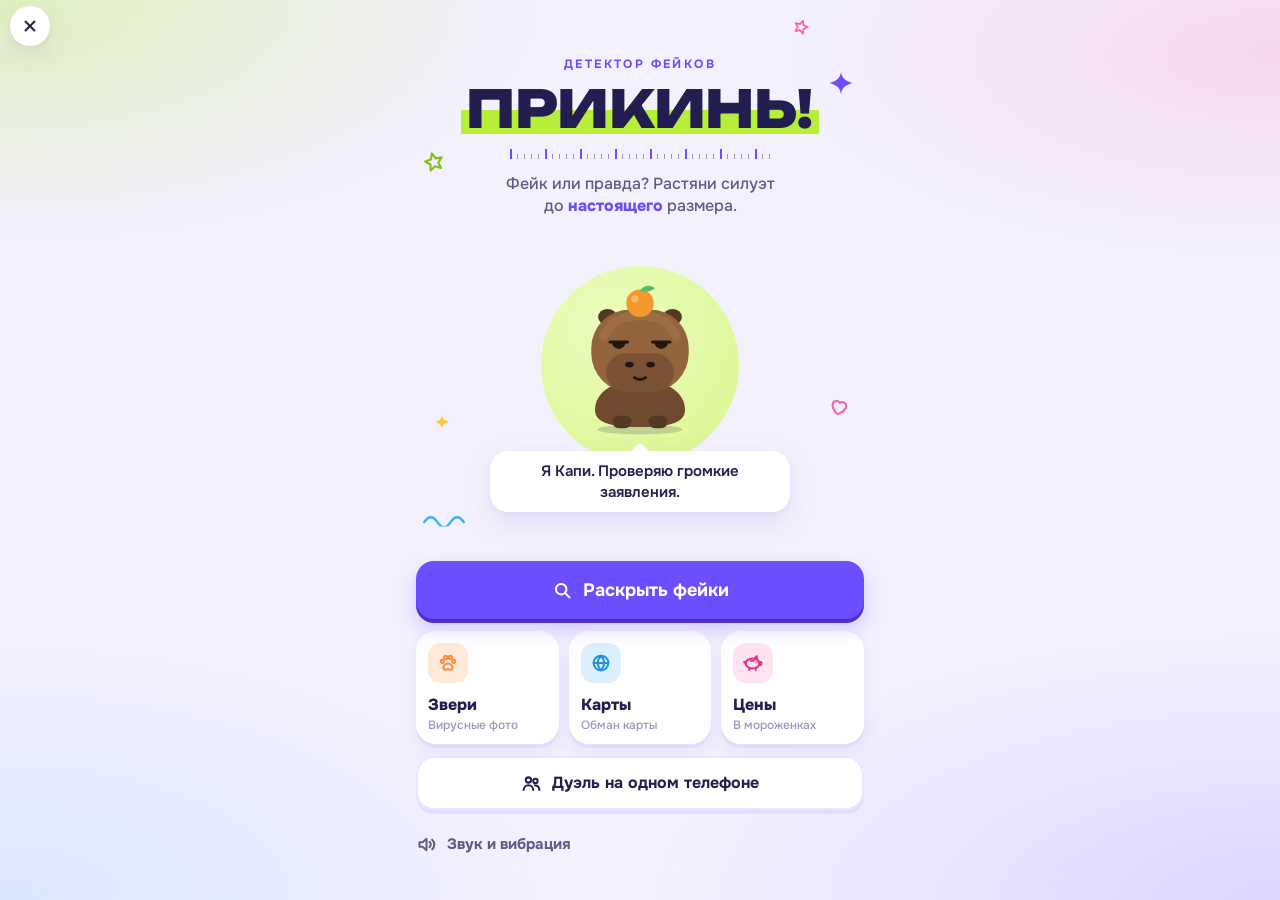
<file: game/index.html>
<!doctype html>
<html lang="ru">
<head>
  <meta charset="utf-8">
  <meta name="viewport" content="width=device-width, initial-scale=1, maximum-scale=1, user-scalable=no, viewport-fit=cover">
  <meta name="theme-color" content="#f4f1ff">
  <title>Прикинь!</title>
  <!-- Откуда брать контент: папка рядом с игрой или https-адрес папки на CDN (с CORS) -->
  <meta name="prikin-content" content="content/">
  <!-- Шрифты лежат рядом с игрой (OFL 1.1), никаких внешних хостов -->
  <link rel="preload" href="fonts/unbounded.woff2" as="font" type="font/woff2" crossorigin>
  <link rel="preload" href="fonts/onest.woff2" as="font" type="font/woff2" crossorigin>
  <link rel="stylesheet" href="css/style.css?v=8">
</head>
<body>
  <!-- Иконки игры: свои векторы, рисуются цветом текста -->
  <svg class="sprite" xmlns="http://www.w3.org/2000/svg" aria-hidden="true">
    <symbol id="i-x" viewBox="0 0 24 24"><path d="M6 6l12 12M18 6L6 18"/></symbol>
    <symbol id="i-sound" viewBox="0 0 24 24"><path d="M4 9.5h3.5L12 5.5v13l-4.5-4H4z"/><path d="M15.5 9a4 4 0 0 1 0 6M18.5 6.5a7.5 7.5 0 0 1 0 11"/></symbol>
    <symbol id="i-mute" viewBox="0 0 24 24"><path d="M4 9.5h3.5L12 5.5v13l-4.5-4H4z"/><path d="M16 9.5l5 5M21 9.5l-5 5"/></symbol>
    <symbol id="i-minus" viewBox="0 0 24 24"><path d="M5 12h14"/></symbol>
    <symbol id="i-plus" viewBox="0 0 24 24"><path d="M12 5v14M5 12h14"/></symbol>
    <symbol id="i-check" viewBox="0 0 24 24"><path d="M5 12.5l4.5 4.5L19 7.5"/></symbol>
    <symbol id="i-arrow" viewBox="0 0 24 24"><path d="M5 12h14M13 6l6 6-6 6"/></symbol>
    <symbol id="i-retry" viewBox="0 0 24 24"><path d="M4.5 12a7.5 7.5 0 1 0 2.2-5.3"/><path d="M4 4.5v4h4"/></symbol>
    <symbol id="i-share" viewBox="0 0 24 24"><path d="M12 15V4M7.5 8.5L12 4l4.5 4.5"/><path d="M5 13v5a2 2 0 0 0 2 2h10a2 2 0 0 0 2-2v-5"/></symbol>
    <symbol id="i-menu" viewBox="0 0 24 24"><rect x="4" y="4" width="6.5" height="6.5" rx="1.5"/><rect x="13.5" y="4" width="6.5" height="6.5" rx="1.5"/><rect x="4" y="13.5" width="6.5" height="6.5" rx="1.5"/><rect x="13.5" y="13.5" width="6.5" height="6.5" rx="1.5"/></symbol>
    <symbol id="i-duel" viewBox="0 0 24 24"><circle cx="8.5" cy="8" r="3"/><path d="M3 19.5c0-3.1 2.5-5.5 5.5-5.5s5.5 2.4 5.5 5.5"/><circle cx="16.5" cy="9" r="2.5"/><path d="M15.8 14.1c2.9.3 5.2 2.4 5.2 5.4"/></symbol>
    <symbol id="i-search" viewBox="0 0 24 24"><circle cx="10.5" cy="10.5" r="6"/><path d="M15 15l5 5"/></symbol>
    <symbol id="i-paw" viewBox="0 0 24 24"><path d="M12 12.5c-3 0-5 2.7-5 4.7 0 1.4 1.1 2.1 2.4 2.1 1 0 1.6-.5 2.6-.5s1.6.5 2.6.5c1.3 0 2.4-.7 2.4-2.1 0-2-2-4.7-5-4.7z"/><circle cx="5.8" cy="10.2" r="1.7"/><circle cx="9.5" cy="6" r="1.8"/><circle cx="14.5" cy="6" r="1.8"/><circle cx="18.2" cy="10.2" r="1.7"/></symbol>
    <symbol id="i-globe" viewBox="0 0 24 24"><circle cx="12" cy="12" r="8"/><path d="M4 12h16M12 4c2.3 2.3 3.4 5 3.4 8s-1.1 5.7-3.4 8c-2.3-2.3-3.4-5-3.4-8s1.1-5.7 3.4-8z"/></symbol>
    <symbol id="i-map" viewBox="0 0 24 24"><path d="M3.5 6.5l5.5-2 6 2 5.5-2v13l-5.5 2-6-2-5.5 2z"/><path d="M9 4.5v13M15 6.5v13"/></symbol>
    <symbol id="i-piggy" viewBox="0 0 24 24"><ellipse cx="11.5" cy="12.5" rx="7.5" ry="5.5"/><path d="M19 10.8h1.2a1 1 0 0 1 1 1v1.4a1 1 0 0 1-1 1H19M13.6 7.3l2.4-2.6.6 3.3M8 17.3v2.4M15 17.3v2.4M9.6 9.6h3.4M4 12c-1 0-1.6-.6-1.6-1.4"/><circle cx="16" cy="11.2" r=".3"/></symbol>
    <symbol id="i-tag" viewBox="0 0 24 24"><path d="M3.5 12.4V4.8c0-.7.6-1.3 1.3-1.3h7.6l8.3 8.3c.5.5.5 1.3 0 1.8l-7.3 7.3c-.5.5-1.3.5-1.8 0z"/><circle cx="8.3" cy="8.3" r="1.6"/></symbol>
    <symbol id="i-lock" viewBox="0 0 24 24"><rect x="5" y="11" width="14" height="9" rx="2"/><path d="M8 11V8a4 4 0 0 1 8 0v3"/></symbol>
    <symbol id="i-bolt" viewBox="0 0 24 24"><path d="M13 3L5.5 13.5H12L11 21l7.5-10.5H12z"/></symbol>
    <symbol id="i-trophy" viewBox="0 0 24 24"><path d="M8 4h8v5a4 4 0 0 1-8 0z"/><path d="M8 6H5a3 3 0 0 0 3 4M16 6h3a3 3 0 0 1-3 4M12 13v4M8.5 20h7M10 17h4"/></symbol>
    <symbol id="i-target" viewBox="0 0 24 24"><circle cx="12" cy="12" r="8"/><circle cx="12" cy="12" r="4"/><path d="M12 12h.01"/></symbol>
    <symbol id="i-trend" viewBox="0 0 24 24"><path d="M4 17l5.5-5.5 3.5 3.5L20 8"/><path d="M15 8h5v5"/></symbol>
    <symbol id="i-chat" viewBox="0 0 24 24"><path d="M5 5h14a1.5 1.5 0 0 1 1.5 1.5v9A1.5 1.5 0 0 1 19 17h-8l-4.5 3.5V17H5a1.5 1.5 0 0 1-1.5-1.5v-9A1.5 1.5 0 0 1 5 5z"/></symbol>
    <symbol id="i-film" viewBox="0 0 24 24"><rect x="4" y="4" width="16" height="16" rx="2"/><path d="M8.5 4v16M15.5 4v16M4 9h4.5M4 15h4.5M15.5 9H20M15.5 15H20"/></symbol>
    <symbol id="i-camera" viewBox="0 0 24 24"><path d="M4 8.5A1.5 1.5 0 0 1 5.5 7H8l1.5-2h5L16 7h2.5A1.5 1.5 0 0 1 20 8.5v9a1.5 1.5 0 0 1-1.5 1.5h-13A1.5 1.5 0 0 1 4 17.5z"/><circle cx="12" cy="13" r="3.5"/></symbol>
    <symbol id="i-rumor" viewBox="0 0 24 24"><path d="M3.5 5h10v7.5h-5l-3 2.5v-2.5h-2z"/><path d="M16.5 9.5h4v7.5H19v2.5l-3-2.5h-5.5V15.5"/></symbol>
    <symbol id="i-tv" viewBox="0 0 24 24"><rect x="3.5" y="7" width="17" height="12" rx="2"/><path d="M9 3.5l3 3.5 3-3.5"/></symbol>
    <symbol id="i-bulb" viewBox="0 0 24 24"><path d="M9.5 18h5M10.5 21h3"/><path d="M12 3a6 6 0 0 0-3.6 10.8c.7.5 1.1 1.3 1.1 2.1v.1h5v-.1c0-.8.4-1.6 1.1-2.1A6 6 0 0 0 12 3z"/></symbol>
    <symbol id="i-calc" viewBox="0 0 24 24"><rect x="5" y="3.5" width="14" height="17" rx="2"/><path d="M8.5 7.5h7M8.5 12h.01M12 12h.01M15.5 12h.01M8.5 16h.01M12 16h.01M15.5 16h.01"/></symbol>
    <symbol id="i-ruler" viewBox="0 0 24 24"><rect x="3" y="8" width="18" height="8" rx="1.5"/><path d="M7 8v3M11 8v4.5M15 8v3M19 8v4.5"/></symbol>
    <symbol id="i-calendar" viewBox="0 0 24 24"><rect x="4" y="5.5" width="16" height="14" rx="2"/><path d="M4 10h16M8.5 3.5v4M15.5 3.5v4"/></symbol>
    <symbol id="i-up" viewBox="0 0 24 24"><path d="M6 15l6-6 6 6"/></symbol>
    <symbol id="i-down" viewBox="0 0 24 24"><path d="M6 9l6 6 6-6"/></symbol>
    <symbol id="i-handoff" viewBox="0 0 24 24"><rect x="3.5" y="3.5" width="9" height="17" rx="2"/><path d="M7 17h2"/><path d="M15 12h6M18.5 9l2.5 3-2.5 3"/></symbol>
    <!-- рисованные украшения в стиле SberKids: звёздочки, сердечки, искры -->
    <symbol id="d-spark" viewBox="0 0 24 24"><path d="M12 1.5c.7 5.2 2.6 8 10.5 10.5-7.9 2.5-9.8 5.3-10.5 10.5-.7-5.2-2.6-8-10.5-10.5C9.4 9.5 11.3 6.7 12 1.5z" fill="currentColor" stroke="none"/></symbol>
    <symbol id="d-star" viewBox="0 0 24 24"><path d="M12 3.2l2.5 5.6 6 .6-4.5 4.1 1.3 6-5.3-3.1-5.3 3.1 1.3-6L3.5 9.4l6-.6z"/></symbol>
    <symbol id="d-heart" viewBox="0 0 24 24"><path d="M12 20s-7.5-4.6-7.5-10.2A4.3 4.3 0 0 1 12 7.4a4.3 4.3 0 0 1 7.5 2.4C19.5 15.4 12 20 12 20z"/></symbol>
    <symbol id="d-squiggle" viewBox="0 0 40 12"><path d="M2 8c4-6 8-6 12 0s8 6 12 0 8-6 12 0"/></symbol>
    <symbol id="i-shield" viewBox="0 0 24 24"><path d="M12 3l7 3v5.2c0 4.3-3 7.8-7 9.8-4-2-7-5.5-7-9.8V6z"/><path d="M9 12l2.2 2.2L15.5 10"/></symbol>
  </svg>

  <div id="bg" aria-hidden="true"></div>

  <!-- Старт -->
  <section class="screen" id="scr-start">
    <div class="doodles" aria-hidden="true">
      <svg class="dd dd1"><use href="#d-spark"/></svg>
      <svg class="dd dd2"><use href="#d-star"/></svg>
      <svg class="dd dd3"><use href="#d-heart"/></svg>
      <svg class="dd dd4"><use href="#d-spark"/></svg>
      <svg class="dd dd5" viewBox="0 0 40 12"><use href="#d-squiggle"/></svg>
      <svg class="dd dd6"><use href="#d-star"/></svg>
    </div>
    <div class="start-top">
      <div class="eyebrow">Детектор фейков</div>
      <h1 class="logo"><span>ПРИКИНЬ!</span></h1>
      <div class="ruler-deco" aria-hidden="true"></div>
      <p class="tagline" id="tagline">Фейк или правда? Растяни силуэт<br>до <b>настоящего</b> размера.</p>
      <div class="event" id="event" hidden><span class="chip-ic"><svg class="ic"><use href="#i-calendar"/></svg></span><div><b class="ev-title"></b><span class="ev-text"></span></div></div>
    </div>
    <div class="start-hero">
      <div class="capy capy-hero" id="capy-start"></div>
      <div class="hero-bubble" id="hero-bubble">Я Капи. Проверяю громкие заявления.</div>
    </div>
    <div class="start-btns">
      <button class="btn btn-primary btn-big" data-mode="chaos" disabled><svg class="ic"><use href="#i-search"/></svg>Раскрыть фейки</button>
      <div class="modes">
        <button class="tile" data-mode="animals" disabled><span class="chip-ic"><svg class="ic"><use href="#i-paw"/></svg></span><span>Звери<small>Вирусные фото</small></span></button>
        <button class="tile" data-mode="countries" disabled><span class="chip-ic"><svg class="ic"><use href="#i-globe"/></svg></span><span>Карты<small>Обман карты</small></span></button>
        <button class="tile" data-mode="prices" disabled><span class="chip-ic"><svg class="ic"><use href="#i-piggy"/></svg></span><span>Цены<small>В мороженках</small></span></button>
      </div>
      <button class="btn" id="btn-duel" disabled><svg class="ic"><use href="#i-duel"/></svg>Дуэль на одном телефоне</button>
      <div class="start-foot">
        <button class="btn btn-ghost btn-sm js-sound"><svg class="ic"><use href="#i-sound"/></svg><span>Звук</span></button>
        <p class="record" id="record" hidden></p>
      </div>
      <p class="load-error" id="load-error" hidden>Не получилось загрузить уровни. <button class="btn btn-sm" id="btn-reload"><svg class="ic"><use href="#i-retry"/></svg>Ещё раз</button></p>
    </div>
  </section>

  <!-- Игра -->
  <section class="screen" id="scr-game" hidden>
    <header class="hud">
      <div class="dots" id="dots"></div>
      <div class="combo" id="combo" hidden></div>
      <div class="hud-score" id="hud-score">0</div>
    </header>

    <article class="post" id="banner">
      <div class="post-head">
        <span class="post-ava" id="post-ava"></span>
        <span class="post-src" id="post-src"></span>
        <span class="post-tag" id="post-tag"></span>
      </div>
      <p class="claim" id="claim"></p>
      <div class="ask" id="ask"></div>
    </article>

    <div class="turn" id="turn" hidden></div>

    <div class="board" id="board"></div>

    <footer class="controls">
      <button class="icon-btn js-sound" aria-label="Звук"><svg class="ic"><use href="#i-sound"/></svg></button>
      <button class="icon-btn" id="btn-minus" aria-label="Меньше"><svg class="ic"><use href="#i-minus"/></svg></button>
      <button class="btn btn-primary btn-go" id="btn-go"><svg class="ic"><use href="#i-check"/></svg>Фиксирую</button>
      <button class="icon-btn" id="btn-plus" aria-label="Больше"><svg class="ic"><use href="#i-plus"/></svg></button>
    </footer>

    <div class="sheet" id="sheet" hidden>
      <div class="sheet-inner">
        <div class="res-head">
          <div class="res-main">
            <span class="res-badge" id="res-badge"></span>
            <div class="res-sub" id="res-sub"></div>
          </div>
          <div class="res-side">
            <div class="res-score" id="res-score"></div>
            <div class="res-rank" id="res-rank"></div>
          </div>
        </div>
        <div class="res-rows" id="res-rows"></div>
        <div class="res-box res-fact" id="res-fact-box">
          <div class="box-head"><span class="box-ic" id="fact-ic"></span><b id="fact-title">Почему фейк</b><span class="box-name" id="fact-name"></span></div>
          <p id="res-fact"></p>
        </div>
        <div class="res-box res-tip" id="res-tip-box">
          <div class="box-head"><span class="box-ic" id="tip-ic"></span><b id="tip-title">Факт</b></div>
          <p id="res-tip"></p>
        </div>
        <button class="btn btn-primary btn-big" id="btn-next"><span>Дальше</span><svg class="ic"><use href="#i-arrow"/></svg></button>
      </div>
    </div>
  </section>

  <!-- Итоги -->
  <section class="screen scroll" id="scr-end" hidden>
    <div class="end-head">
      <div class="end-kicker" id="end-kicker">Итог проверки</div>
      <div class="end-score" id="end-score"></div>
      <div class="end-title"><svg class="ic"><use href="#i-shield"/></svg><span id="end-title"></span></div>
      <div class="end-level" id="end-level"></div>
    </div>
    <div class="end-hero">
      <div class="capy capy-end" id="capy-end"></div>
      <div class="end-grid" id="end-grid"></div>
    </div>
    <div class="end-btns">
      <button class="btn btn-primary btn-big" id="btn-share"><svg class="ic"><use href="#i-share"/></svg>Отправить результат другу</button>
      <button class="btn" id="btn-again"><svg class="ic"><use href="#i-retry"/></svg>Ещё раз — новые пары</button>
    </div>
    <div class="panel" id="end-best"></div>
    <div class="panel" id="end-unlocks"></div>
    <div class="panel" id="end-lessons"></div>
    <div class="end-btns">
      <button class="btn" id="btn-to-duel"><svg class="ic"><use href="#i-duel"/></svg>Вызвать друга на дуэль</button>
      <button class="btn btn-ghost btn-sm" id="btn-menu"><svg class="ic"><use href="#i-menu"/></svg>В меню</button>
    </div>
  </section>

  <!-- Итоги дуэли -->
  <section class="screen scroll" id="scr-duel-end" hidden>
    <div class="end-head">
      <div class="end-kicker">Дуэль</div>
      <div class="duel-score" id="duel-score"></div>
      <div class="end-title"><svg class="ic"><use href="#i-trophy"/></svg><span id="duel-title"></span></div>
    </div>
    <div class="end-hero">
      <div class="capy capy-end" id="capy-duel"></div>
      <div class="end-grid duel" id="duel-grid"></div>
      <div class="duel-legend"><span class="p1">Игрок 1</span><span class="p2">Игрок 2</span><span class="p0">Ничья</span></div>
    </div>
    <div class="end-btns">
      <button class="btn btn-primary btn-big" id="btn-duel-share"><svg class="ic"><use href="#i-share"/></svg>Поделиться</button>
      <button class="btn" id="btn-rematch"><svg class="ic"><use href="#i-retry"/></svg>Реванш</button>
      <button class="btn btn-ghost btn-sm" id="btn-duel-menu"><svg class="ic"><use href="#i-menu"/></svg>В меню</button>
    </div>
  </section>

  <!-- Заставка раунда -->
  <div class="intro" id="intro" hidden>
    <div class="intro-tag" id="intro-tag"></div>
    <div class="intro-a" id="intro-a"></div>
    <div class="intro-vs"><i></i><span>VS</span><i></i></div>
    <div class="intro-b" id="intro-b"></div>
    <div class="intro-q" id="intro-q"></div>
  </div>

  <!-- Передай телефон -->
  <div class="overlay" id="pass" hidden>
    <div class="pass-card">
      <div class="pass-ic"><svg class="ic"><use href="#i-handoff"/></svg></div>
      <div class="pass-title" id="pass-title"></div>
      <p id="pass-text"></p>
      <button class="btn btn-primary btn-big" id="btn-pass"></button>
    </div>
  </div>

  <!-- Предпросмотр карточки «поделиться» -->
  <div class="overlay" id="share-view" hidden>
    <div class="share-card">
      <div class="share-title">Твоя карточка</div>
      <img id="share-img" alt="Карточка с результатом">
      <p class="share-note" id="share-note"></p>
      <button class="btn btn-primary btn-big" id="btn-share-ok">Готово</button>
    </div>
  </div>

  <!-- Закрыть игру: всегда в левом верхнем углу -->
  <button class="close-x" id="btn-close" aria-label="Закрыть игру"><svg class="ic"><use href="#i-x"/></svg></button>

  <canvas id="fx" aria-hidden="true"></canvas>
  <div class="toast" id="toast" hidden></div>

  <script src="js/util.js?v=8"></script>
  <script src="js/bridge.js?v=8"></script>
  <script src="js/sound.js?v=8"></script>
  <script src="js/capy.js?v=8"></script>
  <script src="js/fx.js?v=8"></script>
  <script src="js/assets.js?v=8"></script>
  <script src="js/content.js?v=8"></script>
  <script src="js/board.js?v=8"></script>
  <script src="js/share.js?v=8"></script>
  <script src="js/game.js?v=8"></script>
</body>
</html>
</file>
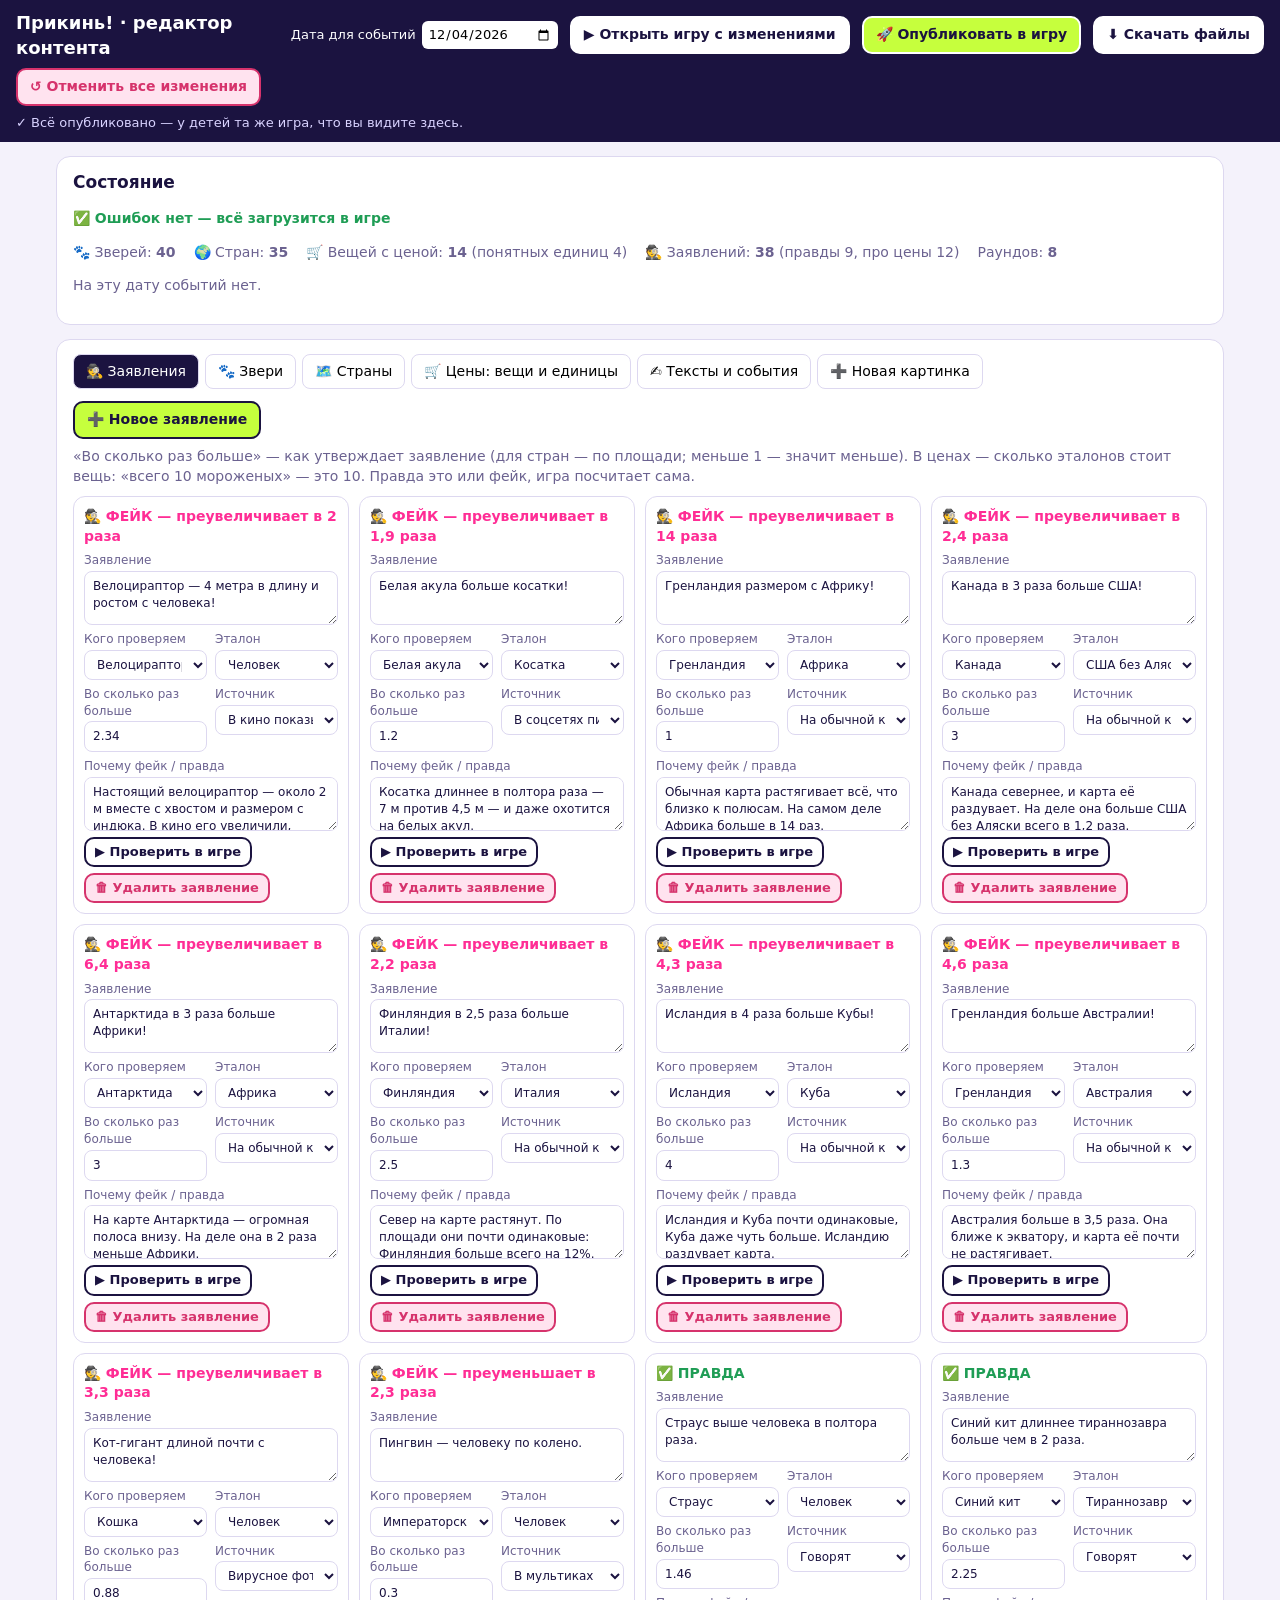
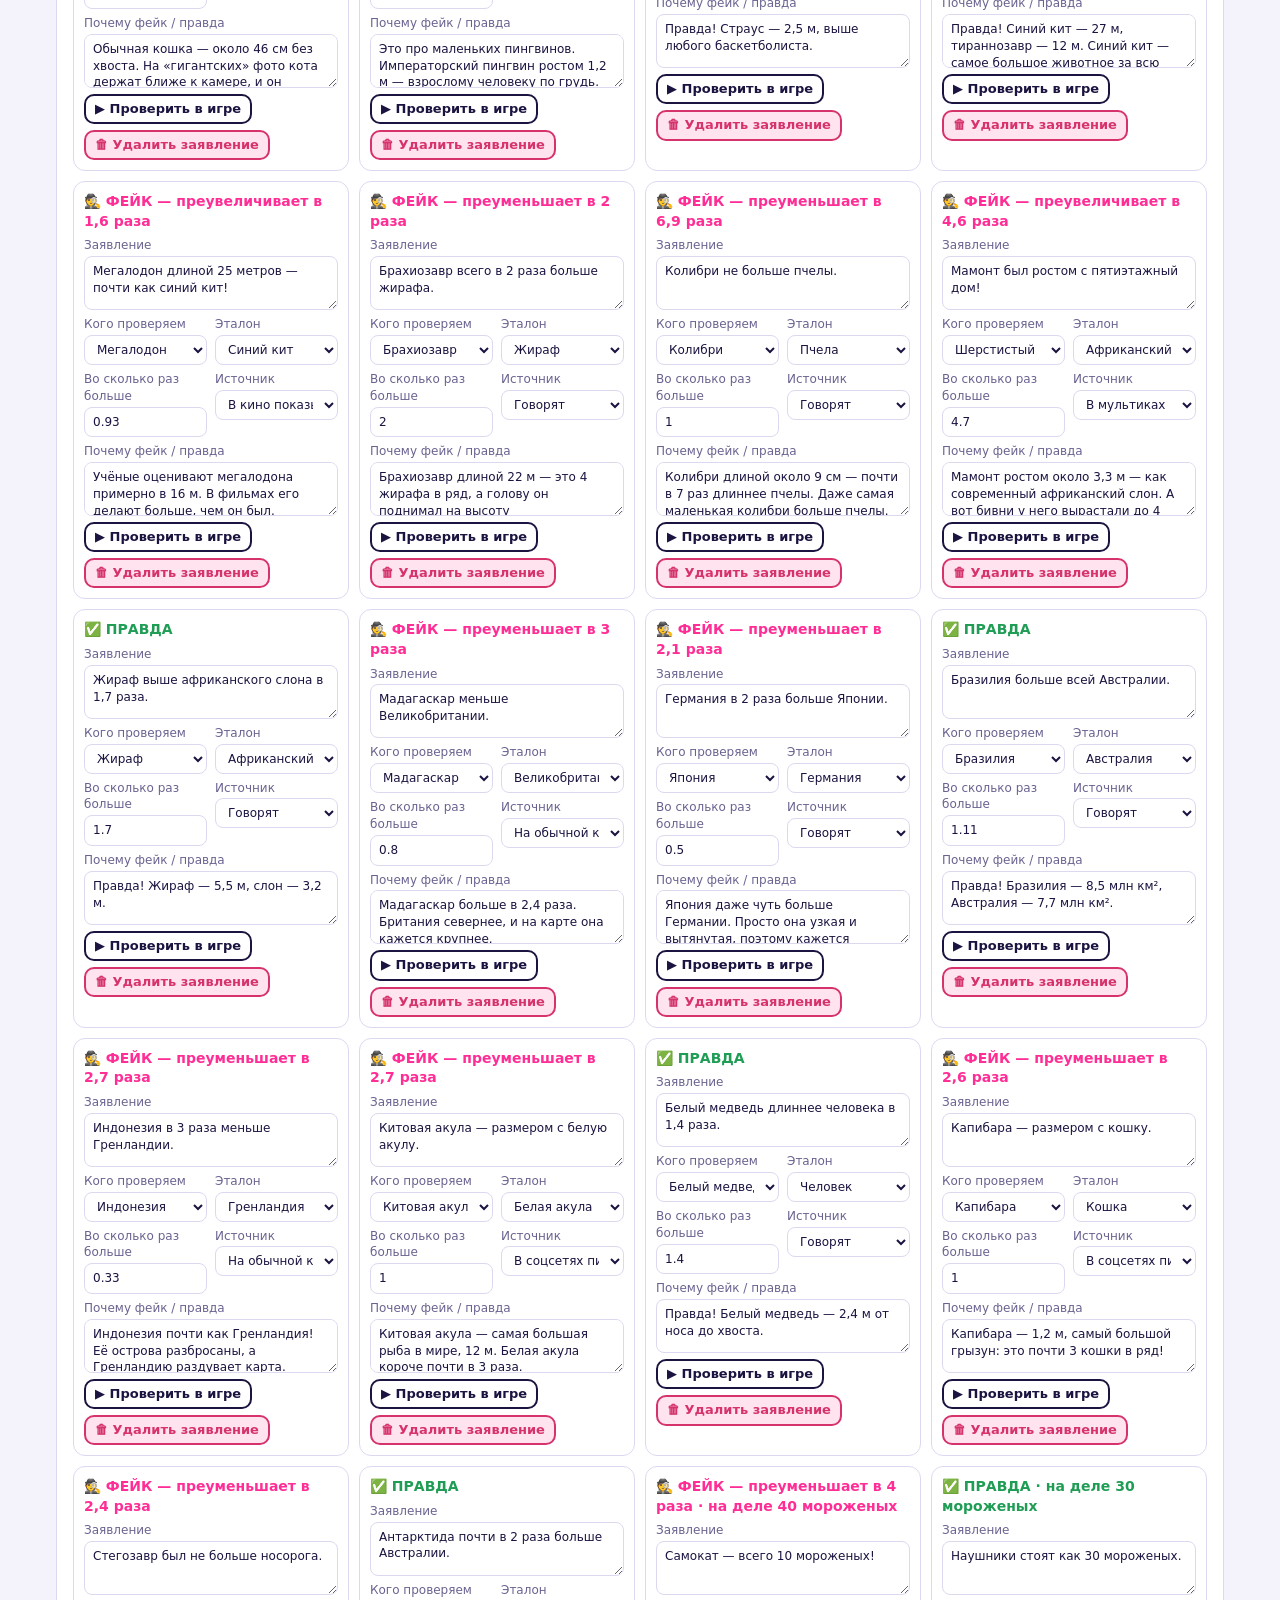
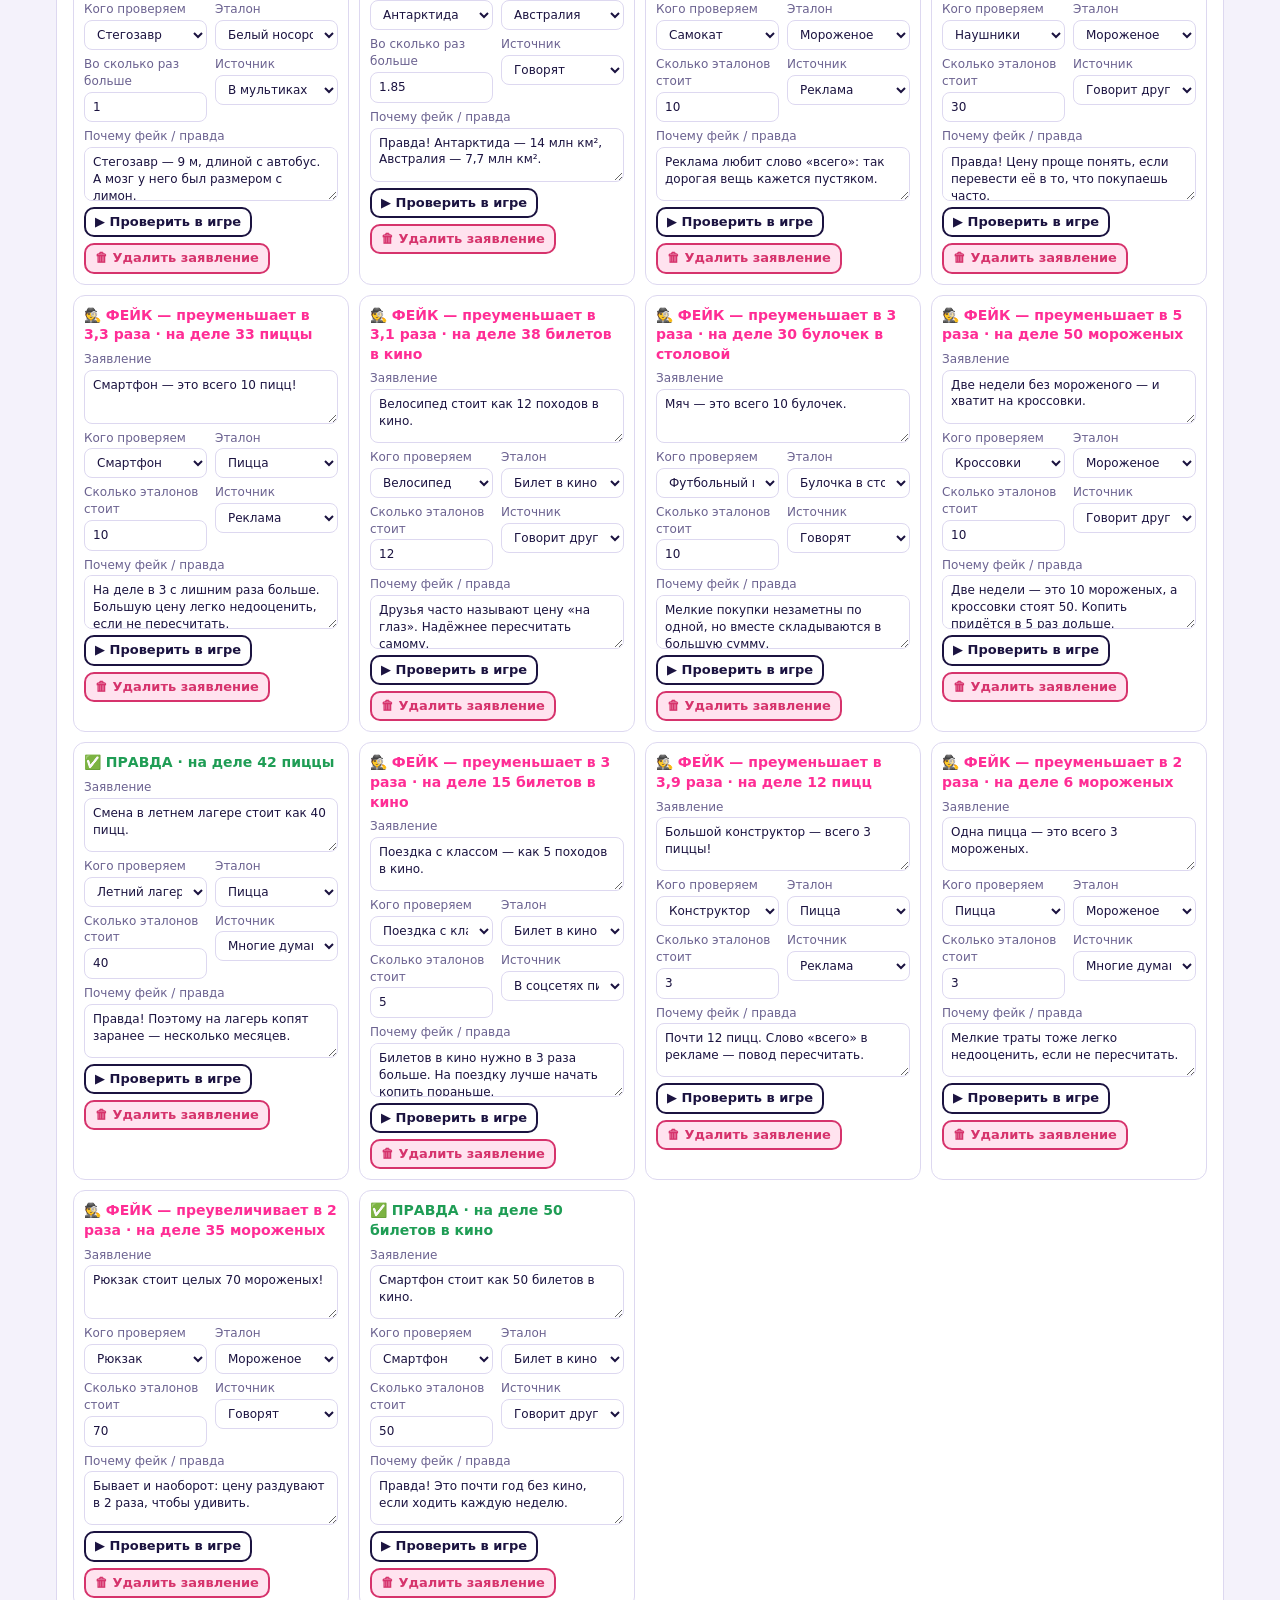
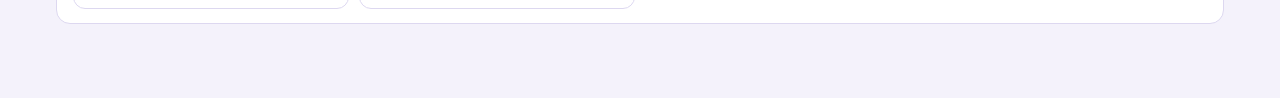
<file: tools/content.html>
<!doctype html>
<html lang="ru">
<head>
<meta charset="utf-8">
<meta name="viewport" content="width=device-width, initial-scale=1">
<title>Прикинь! — редактор контента</title>
<!-- Редактор для контент-менеджера (в игру не попадает).
     Правки сохраняются черновиком в этом браузере; «Открыть игру с изменениями» запускает игру
     на черновике; «Опубликовать» кладёт правки туда, откуда их берёт игра (репозиторий GitHub →
     GitHub Pages), одним коммитом; «Скачать файлы» отдаёт их для выкладки на любой другой CDN. -->
<style>
  :root { --ink: #1b1340; --bg: #f4f2fb; --line: #ddd8f0; --ok: #1f9d55; --bad: #d6336c; --hot: #ff2d95; --lime: #c6ff3d; }
  * { box-sizing: border-box; }
  [hidden] { display: none !important; }
  body { margin: 0; background: var(--bg); color: var(--ink); font: 14px/1.4 system-ui, -apple-system, "Segoe UI", Roboto, sans-serif; }
  header { position: sticky; top: 0; z-index: 5; background: var(--ink); color: #fff; padding: 10px 16px; display: flex; flex-wrap: wrap; gap: 8px 12px; align-items: center; }
  header h1 { margin: 0; font-size: 18px; flex: 1; min-width: 200px; }
  header label { font-size: 13px; display: flex; gap: 6px; align-items: center; }
  header input { font: inherit; padding: 4px 6px; border-radius: 6px; border: 0; }
  .btn { font: inherit; font-weight: 700; border: 2px solid var(--ink); border-radius: 10px; padding: 7px 12px; background: #fff; color: var(--ink); cursor: pointer; }
  header .btn { border-color: #fff; }
  .btn.go { background: var(--lime); }
  .btn.warn { background: #ffe3ef; border-color: var(--bad); color: var(--bad); }
  .btn.small { padding: 4px 9px; font-size: 13px; }
  .status { width: 100%; font-size: 13px; color: #d9d3ff; }
  .status.dirty { color: var(--lime); }
  main { max-width: 1200px; margin: 0 auto; padding: 14px 16px 60px; }
  section { background: #fff; border: 1px solid var(--line); border-radius: 14px; padding: 14px 16px; margin-bottom: 14px; }
  h2 { margin: 0 0 10px; font-size: 17px; }
  .muted { color: #6b6290; }
  .errors li { color: var(--bad); }
  .ok { color: var(--ok); font-weight: 700; }
  .event-badge { display: inline-block; background: #ff9a1f; border: 2px solid var(--ink); border-radius: 10px; padding: 4px 10px; font-weight: 800; }
  .facts { display: flex; flex-wrap: wrap; gap: 6px 18px; }
  .tabs { display: flex; flex-wrap: wrap; gap: 6px; margin-bottom: 12px; }
  .tabs button { font: inherit; padding: 7px 12px; border-radius: 8px; border: 1px solid var(--line); background: #fff; cursor: pointer; }
  .tabs button.on { background: var(--ink); color: #fff; }
  .grid { display: grid; grid-template-columns: repeat(auto-fill, minmax(260px, 1fr)); gap: 10px; }
  .card { border: 1px solid var(--line); border-radius: 12px; padding: 10px; background: #fff; display: flex; flex-direction: column; gap: 6px; }
  .card.bad { border-color: var(--bad); background: #fff5f8; }
  /* силуэты на пастельной доске — как в игре */
  .card svg { display: block; width: 100%; height: 110px; background: #ffe9c4 repeating-linear-gradient(0deg, transparent 0 19px, rgba(255,255,255,.7) 19px 21px); border-radius: 8px; }
  .card[data-cat="countries"] svg { background-color: #dcefff; }
  .card[data-cat="prices"] svg, .preview.is-price svg { background-color: #ffe4f1; }
  .card label { display: flex; flex-direction: column; gap: 2px; font-size: 12px; color: #6b6290; }
  .card input, .card select, .card textarea, .wide input, .wide textarea { font: inherit; color: var(--ink); padding: 6px 8px; border: 1px solid var(--line); border-radius: 8px; background: #fff; width: 100%; }
  .card textarea, .wide textarea { resize: vertical; min-height: 54px; }
  .row { display: flex; gap: 8px; }
  .row > * { flex: 1; min-width: 0; }
  .src { font-size: 11px; color: #8a83ad; word-break: break-all; }
  .verdict { font-weight: 800; }
  .verdict.fake { color: var(--hot); }
  .verdict.true { color: var(--ok); }
  .verdict.err { color: var(--bad); }
  .toolbar { display: flex; flex-wrap: wrap; gap: 8px; align-items: center; margin-bottom: 10px; }
  .wide { display: flex; flex-direction: column; gap: 10px; }
  .wide label { display: flex; flex-direction: column; gap: 3px; font-size: 13px; font-weight: 700; }
  .hidden-list li { margin: 4px 0; }
  .drop { border: 3px dashed var(--line); border-radius: 14px; padding: 18px; text-align: center; cursor: pointer; }
  .drop.over { border-color: var(--hot); background: #fff0f7; }
  .form { display: flex; flex-wrap: wrap; gap: 10px; margin: 12px 0; }
  .form label { display: flex; flex-direction: column; font-size: 12px; gap: 3px; }
  .form input, .form select { font: inherit; padding: 6px 8px; border: 1px solid var(--line); border-radius: 8px; min-width: 120px; }
  .preview { display: grid; grid-template-columns: 1fr 1fr; gap: 12px; }
  .preview svg { width: 100%; height: 220px; background: #ffe9c4; border-radius: 12px; border: 2px solid var(--ink); }
  /* связи объекта с заявлениями и задачами */
  .uses { display: flex; flex-wrap: wrap; gap: 6px; align-items: center; font-size: 12px; color: #6b6290; }
  .uses.warn { color: #b8560b; font-weight: 700; }
  .card-actions { display: flex; flex-wrap: wrap; gap: 6px; }
  .card.off { background: #f7f6fb; border-style: dashed; }
  .verdict.off { color: #8a83ad; }
  .notice { margin: 0 0 12px; padding: 10px 12px; border-radius: 10px; background: #effbe0; border: 1px solid #c9ec9b; display: flex; flex-wrap: wrap; gap: 8px; align-items: center; }
  .check { display: flex; align-items: center; gap: 6px; font-size: 13px; margin: 0 0 10px; }
  /* публикация */
  .modal { position: fixed; inset: 0; z-index: 20; background: rgba(27, 19, 64, .55); display: flex; align-items: center; justify-content: center; padding: 16px; }
  .modal[hidden] { display: none; }
  .modal-box { background: #fff; border-radius: 16px; padding: 18px 20px; width: min(720px, 100%); max-height: 92vh; overflow: auto; }
  .modal-box .form input { min-width: 200px; }
  .diff { margin: 6px 0 10px; padding-left: 20px; }
  .log { margin: 10px 0 0; padding-left: 20px; }
  .log li { margin: 3px 0; }
  .log li.ok { color: var(--ok); font-weight: 700; }
  .log li.err { color: var(--bad); font-weight: 700; }
  code { background: #f0eefa; padding: 1px 5px; border-radius: 5px; }
  @media (max-width: 700px) { .preview { grid-template-columns: 1fr; } header { position: static; } }
</style>
</head>
<body>
<header>
  <h1>Прикинь! · редактор контента</h1>
  <label>Дата для событий <input type="date" id="date"></label>
  <button class="btn" id="btn-play">▶ Открыть игру с изменениями</button>
  <button class="btn go" id="btn-publish">🚀 Опубликовать в игру</button>
  <button class="btn" id="btn-export">⬇ Скачать файлы</button>
  <button class="btn warn" id="btn-reset">↺ Отменить все изменения</button>
  <div class="status" id="status"></div>
</header>
<main>
  <section>
    <h2>Состояние</h2>
    <div id="summary" class="muted">Загрузка…</div>
  </section>

  <section>
    <div class="tabs" id="tabs">
      <button data-tab="claims" class="on">🕵️ Заявления</button>
      <button data-tab="animals">🐾 Звери</button>
      <button data-tab="countries">🗺️ Страны</button>
      <button data-tab="prices">🛒 Цены: вещи и единицы</button>
      <button data-tab="texts">✍️ Тексты и события</button>
      <button data-tab="new">➕ Новая картинка</button>
    </div>
    <div class="notice" id="notice" hidden></div>
    <div id="panel"></div>
  </section>

  <section id="new-box" hidden>
    <h2>Новый объект по картинке</h2>
    <p class="muted">Перетащите PNG или SVG с прозрачным фоном. Игра сама обрежет поля, посчитает пропорции и перекрасит силуэт. Заполните поля и нажмите «Добавить в игру» — объект появится в своей вкладке, в черновике игры и, после «Опубликовать», у детей.</p>
    <div class="drop" id="drop">📂 Перетащите файл сюда или нажмите, чтобы выбрать<input type="file" id="file" accept="image/png,image/svg+xml,image/webp" hidden></div>
    <div class="form">
      <label>Тема <select id="f-kind"><option value="animals">Зверь</option><option value="countries">Страна</option><option value="prices">Вещь с ценой (режим «Цены»)</option></select></label>
      <label>id (латиницей) <input id="f-id" placeholder="okapi"></label>
      <label>Название <input id="f-name" placeholder="Окапи"></label>
      <label id="l-size">Размер, м <input id="f-size" type="number" step="any" value="2"></label>
      <label id="l-dim">Измерение <select id="f-dim"><option value="long">в длину</option><option value="tail">в длину с хвостом</option><option value="tall">в высоту</option><option value="diam">в диаметре</option></select></label>
      <label id="l-forms" hidden>Как считать: 1 · 2 · 5 <input id="f-forms" placeholder="самокат, самоката, самокатов"></label>
      <label id="l-week" hidden>Покупают раз в неделю <input id="f-week" type="number" step="any" placeholder="пусто — это цель"></label>
      <label id="l-without" hidden>Копить «без…» <input id="f-without" placeholder="без мороженого"></label>
      <label id="l-ref">Эталон рядом <select id="f-ref"></select></label>
      <label style="flex:1;min-width:220px">Факт <input id="f-fact" placeholder="Родственник жирафа, а похож на зебру"></label>
    </div>
    <label class="check" id="l-claim"><input type="checkbox" id="f-claim" checked> <span id="l-claim-text">Сразу добавить заявление-фейк с этим эталоном («в 2 раза больше правды») — так объект точно попадёт в игру. Текст можно поправить во вкладке «Заявления».</span></label>
    <p class="muted" id="l-pricenote" hidden>Вещь с ценой — это цель (самокат, смартфон) или понятная единица (мороженое, пицца). У единицы заполните «Покупают раз в неделю» и «Копить без…»: из них игра считает «самокат = 40 мороженых = почти 2 месяца без мороженого». Как считать — три формы через запятую: для 1, для 2 и для 5 штук.</p>
    <div class="preview" id="preview" hidden>
      <div><svg id="pv-styles"></svg><small class="muted" id="pv-styles-note">Стили: эталон · догадка · правильный ответ</small></div>
      <div><svg id="pv-scale"></svg><small class="muted" id="pv-note"></small></div>
    </div>
    <p id="pv-error" class="errors" hidden></p>
    <button class="btn go" id="btn-add" hidden>➕ Добавить в игру</button>
  </section>
</main>

<div class="modal" id="pub" hidden>
  <div class="modal-box">
    <h2>🚀 Опубликовать в игру</h2>
    <p class="muted">Игра берёт контент из папки <code id="pub-where"></code>, которую раздаёт GitHub Pages. Публикация положит туда ваши правки одним коммитом — дети увидят их при следующем запуске игры, обычно через минуту. Свой сервер не нужен, релиз приложения — тоже.</p>
    <div id="pub-diff"></div>
    <div class="form">
      <label>Репозиторий <input id="pub-repo" placeholder="owner/repo"></label>
      <label>Ветка <input id="pub-branch" placeholder="main"></label>
      <label>Папка контента <input id="pub-dir" placeholder="game/content"></label>
    </div>
    <div class="form">
      <label style="flex:1;min-width:280px">Токен GitHub <input id="pub-token" type="password" autocomplete="off" placeholder="github_pat_…"></label>
    </div>
    <label class="check"><input type="checkbox" id="pub-remember"> Запомнить токен на этом устройстве (иначе — только до закрытия вкладки)</label>
    <p class="muted">Нужен fine-grained токен с доступом только к этому репозиторию и правом <b>Contents: Read and write</b> — <a href="https://github.com/settings/personal-access-tokens/new" target="_blank" rel="noopener">создать на GitHub</a>. Токен хранится только в этом браузере и отправляется только в API GitHub.</p>
    <div class="toolbar"><button class="btn go" id="pub-go">Опубликовать</button><button class="btn" id="pub-close">Закрыть</button></div>
    <ol class="log" id="pub-log"></ol>
  </div>
</div>

<script src="../game/js/util.js"></script>
<script src="../game/js/assets.js"></script>
<script src="../game/js/content.js"></script>
<script>
(function () {
  'use strict';
  var U = App.util;
  var BASE = '../game/content/';
  var KEY = App.content.DRAFT_KEY;
  var FILES = ['game', 'items', 'claims'];
  var CATS = { animals: 'Звери', countries: 'Страны', prices: 'Цены' };
  var KINDS = App.content.KINDS, P = App.content.price;
  var DIMS = { long: 'в длину', tail: 'в длину с хвостом', tall: 'в высоту', diam: 'в диаметре' };
  var ORIG = null, D = null, BASEDATA = { animals: [], countries: [] }, C = null;
  var tab = 'claims', dropped = null;

  function $(id) { return document.getElementById(id); }
  function esc(s) { return String(s == null ? '' : s).replace(/[&<>"]/g, function (c) { return { '&': '&amp;', '<': '&lt;', '>': '&gt;', '"': '&quot;' }[c]; }); }
  function clone(o) { return JSON.parse(JSON.stringify(o)); }
  function getJSON(name) {
    return fetch(BASE + name, { cache: 'no-store' }).then(function (r) { return r.ok ? r.json() : null; }).catch(function () { return null; });
  }
  function val(it) { return it.kind === 'price' ? U.fmt(it.value) + ' ₽' : it.kind === 'country' ? U.fmtArea(it.value) : U.fmtLen(it.value) + ' ' + it.dimText; }
  function num(v) { if (v === '' || v == null) return undefined; var n = parseFloat(String(v).replace(',', '.')); return isFinite(n) ? n : v; }
  function count(n, forms) { return n + ' ' + U.plural(n, forms); }
  var CLAIMS = ['заявление', 'заявления', 'заявлений'], TRAPS = ['пара-ловушка', 'пары-ловушки', 'пар-ловушек'];

  // ---------- черновик ----------
  function normalize(d) {
    d.items = d.items || {};
    ['animals', 'countries', 'prices', 'hidden'].forEach(function (k) { if (!Array.isArray(d.items[k])) d.items[k] = []; });
    if (!d.items.edits || typeof d.items.edits !== 'object') d.items.edits = {};
    // режим «Деньги» («цена в купюрах») убран — его записи из старых черновиков не нужны
    delete d.items.money;
    d.claims = d.claims || {};
    if (!Array.isArray(d.claims.claims)) d.claims.claims = [];
    delete d.claims.prices;
    if (!d.claims.sources) d.claims.sources = clone(App.content.SOURCES);
    Object.keys(App.content.SOURCES).forEach(function (k) { if (!d.claims.sources[k]) d.claims.sources[k] = App.content.SOURCES[k]; });
    d.game = d.game || {};
    d.game.texts = d.game.texts || {};
    d.game.lessons = d.game.lessons || {};
    if (!Array.isArray(d.game.events)) d.game.events = [];
    return d;
  }
  function data() { return { game: D.game, items: D.items, claims: D.claims }; }
  // Черновик в том виде, в каком он ляжет в игру: новые картинки — файлами img/… вместо data URL
  function pubJson() {
    var items = clone(D.items), images = [];
    KINDS.forEach(function (cat) {
      items[cat].forEach(function (r) {
        if (/^data:/.test(r.image || '')) {
          var f = r._file || ('img/' + r.id + '.png');
          images.push({ name: f, url: r.image });
          r.image = f;
        }
        delete r._file;
      });
    });
    return { game: D.game, items: items, claims: D.claims, images: images };
  }
  function changedFiles(p) { return FILES.filter(function (k) { return JSON.stringify(p[k]) !== JSON.stringify(ORIG[k]); }); }
  function dirty() { return changedFiles(pubJson()).length > 0; }
  function save() {
    try { localStorage.setItem(KEY, JSON.stringify(data())); } catch (e) { alert('Не получилось сохранить черновик в браузере: ' + e.message); }
    status();
  }
  function status() {
    var d = dirty();
    $('status').className = 'status' + (d ? ' dirty' : '');
    $('status').textContent = d
      ? '✏️ Есть неопубликованные правки — они в черновике этого браузера. «▶ Открыть игру с изменениями» — посмотреть, «🚀 Опубликовать» — отправить детям.'
      : '✓ Всё опубликовано — у детей та же игра, что вы видите здесь.';
  }

  // ---------- проверка через сам движок игры ----------
  function refresh() {
    var y = window.scrollY;
    return App.content.load(BASE, $('date').value, data()).then(function (c) {
      C = c;
      $('f-ref').removeAttribute('data-cat'); // список эталонов соберётся заново с новыми объектами
      renderSummary();
      renderTab();
      window.scrollTo(0, y);
    });
  }
  var refreshT = 0;
  function refreshSoon() { clearTimeout(refreshT); refreshT = setTimeout(refresh, 250); }

  function findItem(id) {
    if (!C) return null;
    var all = C.pools.animals.concat(C.pools.countries, C.pools.prices);
    for (var i = 0; i < all.length; i++) if (all[i].id === id) return all[i];
    return null;
  }
  function rawById(id) {
    var lists = [D.items.animals, D.items.countries, D.items.prices, BASEDATA.animals, BASEDATA.countries];
    if (ORIG) lists.push(ORIG.items.animals, ORIG.items.countries, ORIG.items.prices);
    for (var i = 0; i < lists.length; i++) {
      for (var j = 0; j < (lists[i] || []).length; j++) if (lists[i][j].id === id) return lists[i][j];
    }
    return null;
  }
  function nameOf(id) {
    var it = findItem(id);
    if (it) return it.name;
    var e = D.items.edits[id], r = rawById(id);
    return (e && e.name) || (r && r.name) || id;
  }
  function allIds() {
    var ids = [];
    [D.items.animals, D.items.countries, D.items.prices, BASEDATA.animals, BASEDATA.countries].forEach(function (l) {
      (l || []).forEach(function (r) { ids.push(r.id); });
    });
    return ids;
  }
  function offOf(uid) {
    var off = (C && C.off) || [];
    for (var i = 0; i < off.length; i++) if (off[i].uid === uid) return off[i];
    return null;
  }

  // ---------- связи: где используется объект ----------
  function trapLists() {
    var out = [];
    function add(t) { if (t && typeof t === 'object') KINDS.forEach(function (k) { if (Array.isArray(t[k])) out.push(t[k]); }); }
    add(D.game.traps);
    D.game.events.forEach(function (e) { add(e && e.traps); });
    return out;
  }
  function uses(id) {
    var u = { claims: [], traps: 0 };
    D.claims.claims.forEach(function (c, i) { if (c && (c.target === id || c.ref === id)) u.claims.push(i); });
    trapLists().forEach(function (list) { list.forEach(function (p) { if (p[0] === id || p[1] === id) u.traps++; }); });
    return u;
  }
  function usesText(u) {
    var parts = [];
    if (u.claims.length) parts.push(count(u.claims.length, CLAIMS));
    if (u.traps) parts.push(count(u.traps, TRAPS));
    return parts.join(', ');
  }
  function removeAt(arr, idxs) { idxs.slice().sort(function (a, b) { return b - a; }).forEach(function (i) { arr.splice(i, 1); }); }
  function dropTraps(id) {
    trapLists().forEach(function (list) {
      for (var i = list.length - 1; i >= 0; i--) if (list[i][0] === id || list[i][1] === id) list.splice(i, 1);
    });
  }
  // Эталон для заявления о новом объекте: человек для зверей, мороженое для цен,
  // иначе — кто отличается примерно в 3 раза (в ценах — понятная единица, раз в 15 дешевле)
  function partner(it, cat) {
    var price = cat === 'prices';
    var pool = C.pools[cat].filter(function (r) { return r.id !== it.id && (!price || (r.perWeek && r.value < it.value)); });
    var range = (C.cfg.ratio && C.cfg.ratio[cat]) || (price ? [3, 50] : [1.2, 15]);
    function k(r) { return Math.max(it.value / r.value, r.value / it.value); }
    var first = cat === 'animals' ? findItem('human') : price ? findItem('icecream') : null;
    if (first && pool.indexOf(first) >= 0 && k(first) >= range[0] && k(first) <= range[1]) return first;
    var best = null, bestD = Infinity, aim = price ? 15 : 3;
    pool.forEach(function (r) {
      var d = Math.abs(Math.log(k(r) / aim));
      if (k(r) >= range[0] && k(r) <= range[1] && d < bestD) { best = r; bestD = d; }
    });
    return best || pool[0] || null;
  }
  // Заявление-фейк «в 2 раза больше правды» — текст тот же, каким игра пишет заявления сама.
  // В ценах — как в рекламе: «Самокат — всего 13 мороженых!», в 3 раза дешевле правды.
  function starterClaim(it, ref) {
    if (it.kind === 'price') {
      var k = it.value / ref.value / 3, n = k >= 2 ? Math.round(k) : P.round(k);
      return { target: it.id, ref: ref.id, says: n, source: 'ad', text: it.name + ' — всего ' + P.count(n, ref) + '!', why: '' };
    }
    var s = App.content.sayText(it, ref, 2 * it.value / ref.value);
    return { target: it.id, ref: ref.id, says: s.says, source: it.kind === 'country' ? 'map' : 'rumor', text: s.text, why: '' };
  }

  // ---------- проверка в игре ----------
  function openGame(q) { save(); window.open('../game/?draft=1' + (q ? '&' + q : ''), '_blank'); }
  function tryBtn(q) { return '<button class="btn small" data-try="' + esc(q) + '">▶ Проверить в игре</button>'; }
  function notice(html) {
    var n = $('notice');
    n.hidden = !html;
    n.innerHTML = html ? html + ' <button class="btn small" data-act="nclose">×</button>' : '';
  }
  document.addEventListener('click', function (e) {
    var b = e.target.closest('[data-try]');
    if (b) openGame(b.getAttribute('data-try'));
  });

  // ---------- силуэты как в игре ----------
  function shape(it, which, x, y, w) {
    var k = w / it.vb[2];
    var inner = it.layers ? App.assets.layer(it, which)
      : '<g fill="' + (which === 'ref' ? '#2c2862' : which === 'truth' ? 'none' : '#b6ee3a') + '" stroke="' + (which === 'ref' ? 'none' : which === 'truth' ? '#6c4dff' : '#221e4f') + '" stroke-width="3" vector-effect="non-scaling-stroke">' + it.markup + '</g>';
    return '<g transform="translate(' + x + ' ' + y + ') scale(' + k + ') translate(' + (-it.vb[0]) + ' ' + (-it.vb[1]) + ')">' + inner + '</g>';
  }
  function scene(items, W, H) {
    var pad = 10, gap = 14;
    var totalW = items.reduce(function (a, it) { return a + it.w; }, 0);
    var maxH = Math.max.apply(null, items.map(function (it) { return it.h; }));
    var s = Math.min((W - pad * 2 - gap * (items.length - 1)) / totalW, (H - pad * 2) / maxH);
    var x = (W - totalW * s - gap * (items.length - 1)) / 2, out = '';
    items.forEach(function (it) {
      out += shape(it, it._style || 'ref', x, H - pad - it.h * s, it.w * s);
      x += it.w * s + gap;
    });
    return out + '<line x1="0" x2="' + W + '" y1="' + (H - pad) + '" y2="' + (H - pad) + '" stroke="rgba(34,30,79,.28)" stroke-width="2"/>';
  }

  // ---------- сводка ----------
  function renderSummary() {
    var cfg = C.cfg, ev = C.event;
    var all = C.claims.animals.concat(C.claims.countries, C.claims.prices);
    var truths = all.filter(function (c) { return c.isTrue; }).length;
    var units = C.pools.prices.filter(function (x) { return x.perWeek; }).length;
    var off = { claim: 0, trap: 0 };
    (C.off || []).forEach(function (o) { if (off[o.type] !== undefined) off[o.type]++; });
    var offParts = [];
    if (off.claim) offParts.push(count(off.claim, CLAIMS));
    if (off.trap) offParts.push(count(off.trap, TRAPS));
    $('summary').innerHTML = (C.errors.length
      ? '<ul class="errors">' + C.errors.map(function (x) { return '<li>' + esc(x) + '</li>'; }).join('') + '</ul>'
      : '<p class="ok">✅ Ошибок нет — всё загрузится в игре</p>') +
      (offParts.length ? '<p class="muted">⏸ Отключено вместе с убранными объектами: ' + offParts.join(', ') + '. Вернёте объект — вернутся и они.</p>' : '') +
      '<div class="facts"><span>🐾 Зверей: <b>' + C.pools.animals.length + '</b></span><span>🌍 Стран: <b>' + C.pools.countries.length + '</b></span>' +
      '<span>🛒 Вещей с ценой: <b>' + C.pools.prices.length + '</b> (понятных единиц ' + units + ')</span><span>🕵️ Заявлений: <b>' + all.length + '</b> (правды ' + truths + ', про цены ' + C.claims.prices.length + ')</span>' +
      '<span>Раундов: <b>' + cfg.rounds + '</b></span></div>' +
      '<p>' + (ev ? 'Событие на эту дату: <span class="event-badge">' + esc(ev.title) + '</span> ' + esc(ev.text || '') : '<span class="muted">На эту дату событий нет.</span>') + '</p>';
  }

  // ---------- вкладки ----------
  function renderTab() {
    $('new-box').hidden = tab !== 'new';
    if (tab === 'claims') return renderClaims();
    if (tab === 'texts') return renderTexts();
    if (tab === 'new') { $('panel').innerHTML = ''; return updatePreview(); }
    renderObjects(tab);
  }

  // Заявления
  function claimOf(i) {
    var all = C.claims.animals.concat(C.claims.countries, C.claims.prices);
    for (var k = 0; k < all.length; k++) if (all[k].uid === 'c' + i) return all[k];
    return null;
  }
  function options(selected, cats) {
    // в заявлении оба объекта из одной темы: зверь со зверем, страна со страной, вещь с вещью
    var html = (cats || KINDS).map(function (cat) {
      return '<optgroup label="' + CATS[cat] + '">' + C.pools[cat].map(function (it) {
        return '<option value="' + esc(it.id) + '"' + (it.id === selected ? ' selected' : '') + '>' + esc(it.name) + '</option>';
      }).join('') + '</optgroup>';
    }).join('');
    // объект убран из игры — показываем его, чтобы запись молча не «переехала» на другой
    if (selected && !findItem(selected)) html = '<option value="' + esc(selected) + '" selected>' + esc(nameOf(selected)) + ' — убран из игры</option>' + html;
    return html;
  }
  function offNote(off, what) {
    return '<div class="verdict off">⏸ Отключено: «' + esc(off.ids.map(nameOf).join('», «')) + '» убран из игры. Вернёте объект — вернётся и ' + what + '.</div>';
  }
  function renderClaims() {
    var srcs = D.claims.sources;
    var html = '<div class="toolbar"><button class="btn go" data-act="cadd">➕ Новое заявление</button>' +
      '<span class="muted">«Во сколько раз больше» — как утверждает заявление (для стран — по площади; меньше 1 — значит меньше). В ценах — сколько эталонов стоит вещь: «всего 10 мороженых» — это 10. Правда это или фейк, игра посчитает сама.</span></div><div class="grid">';
    html += D.claims.claims.map(function (c, i) {
      var cl = claimOf(i), off = offOf('c' + i), t = findItem(c.target), price = !!t && t.kind === 'price';
      var truth = cl && price ? ' · на деле ' + P.count(cl.target.value / cl.ref.value, cl.ref) : '';
      var v = off ? offNote(off, 'заявление')
        : !cl ? '<div class="verdict err">⚠️ Ошибка: оба объекта должны существовать и быть из одной темы, число — больше нуля</div>'
        : cl.isTrue ? '<div class="verdict true">✅ ПРАВДА' + esc(truth) + '</div>'
        : '<div class="verdict fake">🕵️ ФЕЙК — ' + (cl.g0 >= 1 ? 'преувеличивает' : 'преуменьшает') + ' в ' + U.fmtRatio(cl.target.kind === 'country' ? Math.pow(Math.max(cl.g0, 1 / cl.g0), 2) : Math.max(cl.g0, 1 / cl.g0)) + ' раза' + esc(truth) + '</div>';
      return '<div class="card' + (cl ? '' : off ? ' off' : ' bad') + '" data-i="' + i + '">' + v +
        '<label>Заявление<textarea data-c="text">' + esc(c.text) + '</textarea></label>' +
        '<div class="row"><label>Кого проверяем<select data-c="target">' + options(c.target) + '</select></label>' +
        '<label>Эталон<select data-c="ref">' + options(c.ref) + '</select></label></div>' +
        '<div class="row"><label>' + (price ? 'Сколько эталонов стоит' : 'Во сколько раз больше') + '<input data-c="says" type="number" step="any" value="' + esc(c.says) + '"></label>' +
        '<label>Источник<select data-c="source">' + Object.keys(srcs).map(function (k) {
          return '<option value="' + k + '"' + (k === c.source ? ' selected' : '') + '>' + esc(srcs[k]) + '</option>';
        }).join('') + '</select></label></div>' +
        '<label>Почему фейк / правда<textarea data-c="why">' + esc(c.why) + '</textarea></label>' +
        '<div class="card-actions">' + (cl ? tryBtn('claim=c' + i) : '') +
        '<button class="btn small warn" data-act="cdel">🗑 Удалить заявление</button></div></div>';
    }).join('');
    $('panel').innerHTML = html + '</div>';
  }

  // Звери, страны, вещи с ценой
  function objects(cat) {
    var manual = {};
    D.items[cat].forEach(function (r) { manual[r.id] = true; });
    var list = [];
    (BASEDATA[cat] || []).forEach(function (r) { if (!manual[r.id]) list.push({ origin: 'base', raw: r, id: r.id }); });
    D.items[cat].forEach(function (r, i) { list.push({ origin: 'manual', raw: r, id: r.id, idx: i }); });
    return list;
  }
  function field(o, f) {
    if (o.origin === 'base') {
      var e = D.items.edits[o.id];
      if (e && e[f] !== undefined) return e[f];
    }
    return o.raw[f];
  }
  // Строка «где используется»: так видно, что уйдёт и что вернётся вместе с объектом
  function usesLine(id, cat) {
    var ut = usesText(uses(id));
    return '<div class="uses">' + (ut ? 'В игре: ' + ut : cat === 'prices' ? 'Своих заявлений нет — игра сама ставит вещь в пары с понятными единицами' : 'Своих заявлений нет — игра берёт объект в случайные пары') +
      ' <button class="btn small" data-act="oclaim">➕ Заявление</button></div>';
  }
  // Вещь с ценой глазами ребёнка: единица — «каждый будний день = 500 ₽ в неделю»,
  // цель — «= 40 мороженых · 10 билетов в кино»: сразу видно, правдоподобна ли цена
  function priceLine(it) {
    if (it.perWeek) return '<div class="uses">🍦 Понятная единица: ' + esc(P.often(it.perWeek)) + ' — ' + U.fmt(it.value * it.perWeek) + ' ₽ в неделю</div>';
    var units = C.pools.prices.filter(function (u) { return u.perWeek && u.value < it.value; }).slice(0, 4);
    return '<div class="uses">🎯 Цель' + (units.length ? ': ' + units.map(function (u) { return esc(P.count(it.value / u.value, u)); }).join(' · ') : ' — добавьте понятные единицы дешевле неё') + '</div>';
  }
  function fieldsOf(o, cat) {
    if (cat === 'countries') return '<div class="row"><label>Площадь, км²<input data-f="area" type="number" step="any" value="' + esc(field(o, 'area')) + '"></label></div>';
    if (cat === 'prices') {
      var forms = field(o, 'forms');
      return '<div class="row"><label>Цена, ₽<input data-f="price" type="number" step="any" value="' + esc(field(o, 'price')) + '"></label>' +
        '<label>Покупают раз в неделю<input data-f="perWeek" type="number" step="any" placeholder="пусто — это цель" value="' + esc(field(o, 'perWeek')) + '"></label></div>' +
        '<div class="row"><label>Как считать: 1, 2, 5 штук<input data-f="forms" value="' + esc(Array.isArray(forms) ? forms.join(', ') : '') + '" placeholder="' + esc(P.forms(field(o, 'name') || '').join(', ')) + '"></label>' +
        '<label>Копить «без…»<input data-f="without" placeholder="без мороженого" value="' + esc(field(o, 'without')) + '"></label></div>';
    }
    return '<div class="row"><label>Размер, м<input data-f="size" type="number" step="any" value="' + esc(field(o, 'size')) + '"></label>' +
      '<label>Измерение<select data-f="dim">' + Object.keys(DIMS).map(function (k) {
        return '<option value="' + k + '"' + (k === field(o, 'dim') ? ' selected' : '') + '>' + DIMS[k] + '</option>';
      }).join('') + '</select></label></div>';
  }
  function renderObjects(cat) {
    var hidden = D.items.hidden;
    var human = findItem('human');
    var list = objects(cat);
    var html = '<div class="toolbar"><button class="btn go" data-act="gonew">➕ Добавить по картинке</button>' +
      '<span class="muted">' + (cat === 'prices'
        ? 'Вещи для режима «Цены»: цели (самокат, смартфон) и понятные единицы (мороженое, пицца) — у единицы заполнено «Покупают раз в неделю». Цены меняются здесь, без релиза. Убранная вещь забирает с собой свои заявления, а вернётся — вернёт и их.'
        : 'Правки встроенных объектов сохраняются как поправки в items.json — большие файлы с силуэтами не меняются. Убранный объект забирает с собой свои заявления, а вернётся — вернёт и их.') +
      '</span></div><div class="grid">';
    html += list.filter(function (o) { return hidden.indexOf(o.id) < 0; }).map(function (o) {
      var it = findItem(o.id);
      var pic = it ? '<svg viewBox="0 0 200 110">' + scene(cat === 'animals' && human && it !== human ? [human, it] : [it], 200, 110) + '</svg>'
        : '<div class="verdict err">⚠️ Не загрузилось — проверьте ' + (cat === 'prices' ? 'цену' : 'размер') + ' и картинку</div>';
      var src = o.origin === 'base' ? '✏️ встроенный (' + (cat === 'countries' ? 'countries.json' : 'animals.json') + ')'
        : '🖼 ' + (/^data:/.test(o.raw.image || '') ? 'новая картинка — уйдёт в игру при публикации' : esc(o.raw.image || ''));
      return '<div class="card' + (it ? '' : ' bad') + '" data-cat="' + cat + '" data-id="' + esc(o.id) + '" data-origin="' + o.origin + '" data-idx="' + (o.idx == null ? '' : o.idx) + '">' +
        pic + '<div class="src">id: ' + esc(o.id) + ' · ' + src + '</div>' +
        (it && cat === 'prices' ? priceLine(it) : '') +
        '<label>Название<input data-f="name" value="' + esc(field(o, 'name')) + '"></label>' +
        fieldsOf(o, cat) +
        '<label>' + (cat === 'prices' ? 'Совет или факт после ответа' : 'Факт «ЧЕГО?!»') + '<textarea data-f="fact">' + esc(field(o, 'fact')) + '</textarea></label>' +
        (it ? usesLine(o.id, cat) : '') +
        '<div class="card-actions">' + (it ? tryBtn('try=' + o.id) : '') +
        // свой объект можно и удалить, и убрать на время — со всеми заявлениями, чтобы потом вернуть
        (o.origin === 'manual' ? '<button class="btn small" data-act="ohide">⏸ Убрать на время</button>' : '') +
        '<button class="btn small warn" data-act="odel">🗑 ' + (o.origin === 'base' ? 'Убрать из игры' : 'Удалить') + '</button></div></div>';
    }).join('');
    html += '</div>';
    var hid = list.filter(function (o) { return hidden.indexOf(o.id) >= 0; });
    if (hid.length) {
      html += '<h2 style="margin-top:16px">Убрано из игры</h2><ul class="hidden-list">' + hid.map(function (o) {
        var ut = usesText(uses(o.id));
        return '<li>' + esc(field(o, 'name')) + (ut ? ' <span class="muted">— вместе с ним отключены ' + ut + '</span>' : '') +
          ' <button class="btn small" data-act="unhide" data-id="' + esc(o.id) + '">Вернуть</button></li>';
      }).join('') + '</ul>';
    }
    $('panel').innerHTML = html;
  }

  // Тексты и события
  function renderTexts() {
    var t = D.game.texts, l = D.game.lessons;
    var lessons = [['detector', '🕵️ Главный урок'], ['animals', '🐾 Урок про зверей'], ['countries', '🗺️ Урок про карты'], ['area', '📐 Урок про площадь'], ['prices', '🛒 Урок про цены']];
    var html = '<div class="wide">' +
      '<label>Подзаголовок на старте (**жирный**, перенос строки — Enter)<textarea data-t="texts.tagline">' + esc(t.tagline) + '</textarea></label>' +
      '<label>Реплики Капи — по одной в строке<textarea data-t="texts.capy" rows="6">' + esc((t.capy || []).join('\n')) + '</textarea></label>' +
      '<label>Подпись к «поделиться»<input data-t="texts.share" value="' + esc(t.share) + '"></label>' +
      lessons.map(function (x) { return '<label>' + x[1] + ' (экран итогов)<textarea data-t="lessons.' + x[0] + '">' + esc(l[x[0]]) + '</textarea></label>'; }).join('') +
      '</div><h2 style="margin-top:18px">События по расписанию</h2>' +
      '<div class="toolbar"><button class="btn go" data-act="eadd">➕ Новое событие</button><span class="muted">В эти даты на старте появится баннер. Цвет, наряд Капи и босс-пары события сохраняются как были.</span></div><div class="grid">' +
      D.game.events.map(function (e, i) {
        return '<div class="card" data-e="' + i + '">' +
          '<label>Заголовок баннера<input data-ev="title" value="' + esc(e.title) + '"></label>' +
          '<label>Текст<input data-ev="text" value="' + esc(e.text) + '"></label>' +
          '<div class="row"><label>С<input data-ev="from" type="date" value="' + esc(e.from) + '"></label><label>По<input data-ev="to" type="date" value="' + esc(e.to) + '"></label></div>' +
          '<button class="btn small warn" data-act="edel">🗑 Удалить событие</button></div>';
      }).join('') + '</div>';
    $('panel').innerHTML = html;
  }

  // ---------- правки ----------
  function setObj(card, f, raw) {
    var v = f === 'size' || f === 'area' || f === 'price' || f === 'perWeek' ? num(raw)
      : f === 'forms' ? raw.split(',').map(function (s) { return s.trim(); }).filter(Boolean) : raw;
    var cat = card.getAttribute('data-cat'), id = card.getAttribute('data-id');
    if (card.getAttribute('data-origin') === 'manual') {
      // пустое поле — значит «нет»: вещь без perWeek — цель, без forms формы подберутся сами
      var rec = D.items[cat][+card.getAttribute('data-idx')];
      if (v === undefined || v === '' || (Array.isArray(v) && !v.length)) delete rec[f]; else rec[f] = v;
      return;
    }
    var base = (BASEDATA[cat] || []).filter(function (r) { return r.id === id; })[0] || {};
    var e = D.items.edits[id] || {};
    if (v === undefined || v === base[f]) delete e[f]; else e[f] = v;
    if (Object.keys(e).length) D.items.edits[id] = e; else delete D.items.edits[id];
  }
  function setPath(path, raw) {
    var p = path.split('.');
    var v = path === 'texts.capy' ? raw.split('\n').map(function (s) { return s.trim(); }).filter(Boolean) : raw;
    D.game[p[0]][p[1]] = v;
  }

  var panel = $('panel');
  panel.addEventListener('input', function (e) {
    var t = e.target, card = t.closest('.card');
    if (t.hasAttribute('data-f')) setObj(card, t.getAttribute('data-f'), t.value);
    else if (t.hasAttribute('data-c')) {
      var f = t.getAttribute('data-c');
      D.claims.claims[+card.getAttribute('data-i')][f] = f === 'says' ? num(t.value) : t.value;
    } else if (t.hasAttribute('data-t')) setPath(t.getAttribute('data-t'), t.value);
    else if (t.hasAttribute('data-ev')) D.game.events[+card.getAttribute('data-e')][t.getAttribute('data-ev')] = t.value;
    else return;
    save();
  });
  // после ухода из поля — перепроверяем всё движком игры
  panel.addEventListener('change', function () { refreshSoon(); });

  // Убрать из игры без удаления: заявления и пары отключаются, «Вернуть» — и всё на месте
  function hideItem(id) {
    var ut = usesText(uses(id));
    if (!confirm('Убрать «' + nameOf(id) + '» из игры?' + (ut ? '\n\nВместе с ним отключатся: ' + ut + '. Вернёте объект — вернутся и они.' : ''))) return false;
    if (D.items.hidden.indexOf(id) < 0) D.items.hidden.push(id);
    return true;
  }
  function act(b) {
    var a = b.getAttribute('data-act'), card = b.closest('.card');
    var id = card && card.getAttribute('data-id'), cat = card && card.getAttribute('data-cat');
    if (a === 'nclose') return notice('');
    if (a === 'gonew') return setTab('new');
    if (a === 'cadd') {
      var t0 = findItem('orca') || C.pools.animals[0], r0 = findItem('great_white') || C.pools.animals[1];
      if (!t0 || !r0) return alert('Сначала нужны хотя бы два зверя');
      D.claims.claims.unshift({ target: t0.id, ref: r0.id, says: 1, source: 'social', text: 'Новое заявление — напишите текст', why: '' });
    } else if (a === 'cdel') {
      if (!confirm('Удалить это заявление?')) return;
      D.claims.claims.splice(+card.getAttribute('data-i'), 1);
    } else if (a === 'oclaim') {
      var it = findItem(id), pair = it && claimPair(it, cat);
      if (!pair) return alert(cat === 'prices' ? 'Не с чем сравнить — нужна понятная единица дешевле (или вещь дороже, если это сама единица)' : 'Не с кем сравнить — нужен ещё хотя бы один объект этой темы');
      D.claims.claims.unshift(starterClaim(pair[0], pair[1]));
      tab = 'claims';
      notice('Добавлено заявление: «' + esc(pair[0].name) + '» с эталоном «' + esc(pair[1].name) + '» — поправьте текст, если нужно. ' + tryBtn('claim=c0'));
    } else if (a === 'odel') {
      var u = uses(id), ut = usesText(u), name = nameOf(id);
      if (card.getAttribute('data-origin') === 'manual') {
        var replacesBase = (BASEDATA[cat] || []).some(function (r) { return r.id === id; });
        if (replacesBase) {
          if (!confirm('Удалить вашу замену «' + name + '»? Вернётся встроенный объект.')) return;
          D.items[cat].splice(+card.getAttribute('data-idx'), 1);
        } else {
          if (!confirm('Удалить «' + name + '» из игры?' + (ut ? '\n\nВместе с ним удалятся: ' + ut + '.' : ''))) return;
          D.items[cat].splice(+card.getAttribute('data-idx'), 1);
          removeAt(D.claims.claims, u.claims);
          dropTraps(id);
        }
      } else if (!hideItem(id)) return;
    } else if (a === 'ohide') {
      if (!hideItem(id)) return;
    } else if (a === 'unhide') {
      D.items.hidden = D.items.hidden.filter(function (x) { return x !== b.getAttribute('data-id'); });
    } else if (a === 'eadd') {
      var d = new Date(), d2 = new Date(Date.now() + 7 * 864e5);
      D.game.events.unshift({ id: 'event' + Date.now(), from: iso(d), to: iso(d2), title: 'Новое событие', text: '' });
    } else if (a === 'edel') {
      if (!confirm('Удалить это событие?')) return;
      D.game.events.splice(+card.getAttribute('data-e'), 1);
    } else return;
    markTabs();
    save();
    refresh();
  }
  document.addEventListener('click', function (e) {
    var b = e.target.closest('[data-act]');
    if (b && (panel.contains(b) || $('notice').contains(b))) act(b);
  });

  // ---------- новая картинка ----------
  function readFile(f) {
    var r = new FileReader();
    r.onload = function () { dropped = { name: f.name, url: r.result }; updatePreview(); };
    r.readAsDataURL(f);
  }
  $('drop').addEventListener('click', function () { $('file').click(); });
  $('file').addEventListener('change', function () { if (this.files[0]) readFile(this.files[0]); });
  ['dragenter', 'dragover'].forEach(function (ev) { $('drop').addEventListener(ev, function (e) { e.preventDefault(); this.classList.add('over'); }); });
  ['dragleave', 'drop'].forEach(function (ev) { $('drop').addEventListener(ev, function (e) { e.preventDefault(); this.classList.remove('over'); }); });
  $('drop').addEventListener('drop', function (e) { if (e.dataTransfer.files[0]) readFile(e.dataTransfer.files[0]); });
  ['f-kind', 'f-id', 'f-name', 'f-size', 'f-dim', 'f-ref', 'f-fact', 'f-forms', 'f-week', 'f-without'].forEach(function (id) { $(id).addEventListener('input', updatePreview); });

  // Как считать новую вещь: что вписал менеджер или подобранные формы
  function formsOf(name) {
    var f = $('f-forms').value.split(',').map(function (s) { return s.trim(); }).filter(Boolean);
    return f.length === 3 ? f : P.forms(name);
  }
  function newItem() {
    var cat = $('f-kind').value, country = cat === 'countries', price = cat === 'prices';
    var name = $('f-name').value.trim() || 'Новый объект';
    var it = { kind: price ? 'price' : country ? 'country' : 'animal', id: $('f-id').value.trim() || 'new', name: name,
      value: num($('f-size').value) || 1, dim: $('f-dim').value, axis: $('f-dim').value === 'tall' ? 'h' : 'w', image: dropped.url };
    it.dimText = price ? '' : country ? 'по площади' : DIMS[it.dim];
    if (price) {
      it.forms = formsOf(name);
      var w = num($('f-week').value);
      if (typeof w === 'number' && w > 0) { it.perWeek = w; it.without = $('f-without').value.trim(); }
    }
    return it;
  }
  // Пара для заявления о вещи с ценой: цель — с единицей, а новая единица — с вещью подороже
  function claimPair(it, cat) {
    if (cat !== 'prices' || !it.perWeek) { var r = partner(it, cat); return r ? [it, r] : null; }
    var goals = C.pools.prices.filter(function (t) { return t.id !== it.id && t.value > it.value * 3; });
    goals.sort(function (a, b) { return Math.abs(Math.log(a.value / it.value / 15)) - Math.abs(Math.log(b.value / it.value / 15)); });
    if (goals.length) return [goals[0], it];
    var r2 = partner(it, cat);
    return r2 ? [it, r2] : null;
  }
  // Цены в предпросмотре — как на доске: тёмный столбик единицы и лаймовый — вещи
  function priceScene(it, ref, W, H) {
    var base = H - 30, room = base - 16, max = Math.max(it.value, ref.value);
    var bw = 64, gap = 60, x0 = (W - bw * 2 - gap) / 2;
    var hr = Math.max(3, ref.value / max * room), ht = Math.max(3, it.value / max * room);
    function label(x, t) { return '<text x="' + (x + bw / 2) + '" y="' + (H - 10) + '" text-anchor="middle" font-size="13" font-weight="700" fill="#221e4f">' + esc(t) + '</text>'; }
    return '<rect x="' + x0 + '" y="' + (base - hr) + '" width="' + bw + '" height="' + hr + '" rx="5" fill="#2c2862"/>' +
      '<rect x="' + (x0 + bw + gap) + '" y="' + (base - ht) + '" width="' + bw + '" height="' + ht + '" rx="6" fill="#b6ee3a" stroke="#221e4f" stroke-width="3"/>' +
      '<line x1="0" x2="' + W + '" y1="' + base + '" y2="' + base + '" stroke="rgba(34,30,79,.28)" stroke-width="2"/>' +
      label(x0, ref.name + ' ' + U.fmt(ref.value) + ' ₽') + label(x0 + bw + gap, U.fmt(it.value) + ' ₽');
  }
  function updatePreview() {
    var cat = $('f-kind').value, country = cat === 'countries', price = cat === 'prices';
    $('l-size').firstChild.textContent = price ? 'Цена, ₽ ' : country ? 'Площадь, км² ' : 'Размер, м ';
    $('l-dim').hidden = country || price;
    ['l-forms', 'l-week', 'l-without', 'l-pricenote'].forEach(function (id) { $(id).hidden = !price; });
    $('l-ref').firstChild.textContent = price ? 'Сравнить с единицей ' : 'Эталон рядом ';
    $('l-claim-text').textContent = price
      ? 'Сразу добавить заявление-фейк, как в рекламе: «всего N …», в 3 раза дешевле правды. Новая единица (с «раз в неделю») встанет эталоном к вещи подороже. Текст можно поправить во вкладке «Заявления».'
      : 'Сразу добавить заявление-фейк с этим эталоном («в 2 раза больше правды») — так объект точно попадёт в игру. Текст можно поправить во вкладке «Заявления».';
    $('f-forms').placeholder = P.forms($('f-name').value.trim() || 'самокат').join(', ');
    // эталон — из той же темы: зверь со зверем, страна со страной, вещь — с понятной единицей
    if (C && $('f-ref').getAttribute('data-cat') !== cat) {
      var def = price ? 'icecream' : country ? 'australia' : 'human';
      $('f-ref').innerHTML = options(findItem(def) ? def : '', [cat]);
      $('f-ref').setAttribute('data-cat', cat);
    }
    if (!dropped || !C) return;
    var it = newItem();
    App.assets.prepare(it).then(function () {
      $('preview').hidden = false;
      $('pv-error').hidden = true;
      $('btn-add').hidden = false;
      var ref = findItem($('f-ref').value);
      $('pv-styles').setAttribute('viewBox', '0 0 300 220');
      $('pv-scale').setAttribute('viewBox', '0 0 300 220');
      $('preview').classList.toggle('is-price', price);
      $('pv-styles-note').textContent = price ? 'Так вещь видна в игре: значок под столбиком и в разборе «40 мороженых»' : 'Стили: эталон · догадка · правильный ответ';
      if (price) {
        // у вещи с ценой в игре только значок: под столбиком и в разборе «40 мороженых»
        $('pv-styles').innerHTML = scene([Object.assign({}, it, { _style: 'ref' })], 300, 220);
        $('pv-scale').innerHTML = ref ? priceScene(it, ref, 300, 220) : '';
        $('pv-note').textContent = ref ? it.name + ' = ' + P.count(it.value / ref.value, ref) +
          (it.perWeek ? '. Понятная единица: ' + P.often(it.perWeek) : '') : 'Выберите единицу для сравнения';
        return;
      }
      var st = ['ref', 'g1', 'truth'].map(function (s) { var o = Object.assign({}, it); o._style = s; return o; });
      $('pv-styles').innerHTML = scene(st, 300, 220);
      var g = Object.assign({}, it, { _style: 'g1' });
      $('pv-scale').innerHTML = scene(ref ? [ref, g] : [Object.assign({}, it, { _style: 'ref' })], 300, 220);
      $('pv-note').textContent = ref ? 'В настоящем масштабе: ' + ref.name + ' (' + val(ref) + ') и ' + it.name + ' (' + val(it) + ')'
        : 'Контур; ' + (country ? 'площадь по пикселям подгоняется под ' + U.fmtArea(it.value) : 'размер ' + val(it));
    }).catch(function (e) {
      $('preview').hidden = true;
      $('btn-add').hidden = true;
      $('pv-error').hidden = false;
      $('pv-error').textContent = '❌ ' + e.message;
    });
  }
  // Новый объект сразу связывается с игрой: получает заявление-фейк со своим эталоном
  $('btn-add').addEventListener('click', function () {
    var cat = $('f-kind').value, id = $('f-id').value.trim(), country = cat === 'countries', price = cat === 'prices';
    if (!/^[a-z0-9_]+$/.test(id)) return alert('id — только латинские буквы, цифры и _ (например okapi)');
    if (allIds().indexOf(id) >= 0) return alert('Объект с таким id уже есть (в игре или среди убранных) — придумайте другой');
    var ext = (dropped.name.match(/\.(png|svg|webp)$/i) || ['', 'png'])[1].toLowerCase();
    var name = $('f-name').value.trim() || id;
    var rec = { id: id, name: name, image: dropped.url, fact: $('f-fact').value.trim(), _file: 'img/' + id + '.' + ext };
    var it = newItem();
    if (price) {
      rec.price = num($('f-size').value);
      rec.forms = it.forms;
      if (it.perWeek) { rec.perWeek = it.perWeek; if (it.without) rec.without = it.without; }
    } else if (country) rec.area = num($('f-size').value);
    else { rec.size = num($('f-size').value); rec.dim = $('f-dim').value; }
    D.items[cat].push(rec);
    var extra = '', q = 'try=' + id;
    var value = price ? rec.price : country ? rec.area : rec.size;
    if ($('f-claim').checked && typeof value === 'number' && value > 0) {
      var me = { kind: price ? 'price' : country ? 'country' : 'animal', name: name, value: value, id: id, forms: it.forms, perWeek: it.perWeek };
      // новая единица становится эталоном к вещи подороже, остальное — целью рядом с выбранным эталоном
      var pair = price && me.perWeek ? claimPair(me, cat) : findItem($('f-ref').value) ? [me, findItem($('f-ref').value)] : null;
      if (pair) {
        D.claims.claims.unshift(starterClaim(pair[0], pair[1]));
        extra = ' и заявление-фейк: «' + pair[0].name + '» с эталоном «' + pair[1].name + '»';
        q = 'claim=c0';
      }
    }
    dropped = null;
    $('preview').hidden = true;
    $('btn-add').hidden = true;
    tab = cat;
    markTabs();
    save();
    refresh();
    notice('Добавлено: «' + esc(name) + '»' + esc(extra) + '. ' + tryBtn(q) + ' Чтобы дети увидели — «🚀 Опубликовать в игру».');
  });

  // ---------- публикация в игру ----------
  // Игра читает папку content с GitHub Pages. Публикация кладёт туда правки одним коммитом
  // через API GitHub — без своего сервера. Токен вводит менеджер: он хранится только в этом
  // браузере и уходит только в API GitHub.
  var TOKEN_KEY = 'prikin.gh-token', TARGET_KEY = 'prikin.gh-target';
  var DEFAULT_REPO = 'Holodoktop1creator/sberkids-hackathon-test';
  // адрес API подменяется только на локальный — для проверки на заглушке, токен наружу не уйдёт
  var API = (/[?&]api=(http:\/\/(?:localhost|127\.0\.0\.1)(?::\d+)?)(?:&|$)/.exec(location.search) || [0, 'https://api.github.com'])[1];

  function target() {
    var t = { repo: DEFAULT_REPO, branch: 'main', dir: 'game/content' };
    var m = /^([\w-]+)\.github\.io$/i.exec(location.hostname);
    if (m) {
      var seg = location.pathname.split('/')[1];
      t.repo = m[1] + '/' + (seg && seg !== 'tools' ? seg : m[1] + '.github.io');
    }
    try {
      var s = JSON.parse(localStorage.getItem(TARGET_KEY) || 'null');
      if (s && s.repo) t = { repo: s.repo, branch: s.branch || 'main', dir: s.dir == null ? 'game/content' : s.dir };
    } catch (e) { /* настройки по умолчанию */ }
    return t;
  }
  function getToken() {
    try { return sessionStorage.getItem(TOKEN_KEY) || localStorage.getItem(TOKEN_KEY) || ''; } catch (e) { return ''; }
  }
  function putToken(tok, remember) {
    try {
      sessionStorage.setItem(TOKEN_KEY, tok);
      if (remember) localStorage.setItem(TOKEN_KEY, tok); else localStorage.removeItem(TOKEN_KEY);
    } catch (e) { /* без хранилища токен просто не запомнится */ }
  }
  function enc(path) { return path.split('/').map(encodeURIComponent).join('/'); }
  function gh(tok, method, path, body) {
    return fetch(API + path, {
      method: method,
      headers: { Authorization: 'Bearer ' + tok, Accept: 'application/vnd.github+json', 'Content-Type': 'application/json' },
      body: body ? JSON.stringify(body) : undefined
    }).then(function (r) {
      return r.text().then(function (txt) {
        var j = null;
        try { j = txt ? JSON.parse(txt) : null; } catch (e) { j = null; }
        if (!r.ok) { var err = new Error((j && j.message) || ('HTTP ' + r.status)); err.status = r.status; throw err; }
        return j;
      });
    });
  }
  function fromB64(s) {
    var bin = atob(String(s).replace(/\s/g, '')), bytes = new Uint8Array(bin.length);
    for (var i = 0; i < bin.length; i++) bytes[i] = bin.charCodeAt(i);
    return new TextDecoder('utf-8').decode(bytes);
  }
  function toB64(dataUrl) {
    var i = dataUrl.indexOf(','), head = dataUrl.slice(0, i), body = dataUrl.slice(i + 1);
    if (/;base64$/i.test(head)) return body;
    var bytes = new TextEncoder().encode(decodeURIComponent(body)), bin = '';
    for (var k = 0; k < bytes.length; k++) bin += String.fromCharCode(bytes[k]);
    return btoa(bin);
  }
  function seq(list, fn) { return list.reduce(function (p, x) { return p.then(function () { return fn(x); }); }, Promise.resolve()); }

  // Что изменится у детей — человеческим языком; это же уходит в описание коммита
  function changes() {
    var out = [], p = pubJson();
    KINDS.forEach(function (cat) {
      var was = ORIG.items[cat].map(function (r) { return r.id; }), now = p.items[cat].map(function (r) { return r.id; });
      now.forEach(function (id) { if (was.indexOf(id) < 0) out.push('Новый объект: ' + nameOf(id) + ' (' + CATS[cat].toLowerCase() + ')'); });
      was.forEach(function (id) { if (now.indexOf(id) < 0) out.push('Удалён объект: ' + nameOf(id)); });
    });
    // цены меняются без релиза — показываем каждую новую цену отдельно
    p.items.prices.forEach(function (r) {
      var o = ORIG.items.prices.filter(function (x) { return x.id === r.id; })[0];
      if (!o || JSON.stringify(o) === JSON.stringify(r)) return;
      out.push(o.price !== r.price ? 'Новая цена: ' + nameOf(r.id) + ' — ' + U.fmt(r.price || 0) + ' ₽ (было ' + U.fmt(o.price || 0) + ' ₽)' : 'Правки вещи: ' + nameOf(r.id));
    });
    p.items.hidden.forEach(function (id) { if (ORIG.items.hidden.indexOf(id) < 0) out.push('Убран из игры: ' + nameOf(id)); });
    ORIG.items.hidden.forEach(function (id) { if (p.items.hidden.indexOf(id) < 0) out.push('Возвращён в игру: ' + nameOf(id)); });
    if (JSON.stringify(ORIG.items.edits) !== JSON.stringify(p.items.edits)) out.push('Правки названий, размеров и фактов');
    if (!out.length && JSON.stringify(ORIG.items) !== JSON.stringify(p.items)) out.push('Правки объектов');
    if (JSON.stringify(ORIG.claims.claims) !== JSON.stringify(p.claims.claims)) out.push('Заявления: было ' + ORIG.claims.claims.length + ', стало ' + p.claims.claims.length);
    if (JSON.stringify(ORIG.game) !== JSON.stringify(p.game)) out.push('Тексты, события и настройки игры');
    return out;
  }

  function log(html, cls) {
    var li = document.createElement('li');
    if (cls) li.className = cls;
    li.innerHTML = html;
    $('pub-log').appendChild(li);
  }
  function openPublish() {
    var t = target();
    $('pub-repo').value = t.repo;
    $('pub-branch').value = t.branch;
    $('pub-dir').value = t.dir;
    $('pub-where').textContent = t.repo + ' → ' + (t.dir || '/');
    $('pub-token').value = getToken();
    try { $('pub-remember').checked = !!localStorage.getItem(TOKEN_KEY); } catch (e) { $('pub-remember').checked = false; }
    var list = changes();
    $('pub-diff').innerHTML = list.length
      ? '<b>Что изменится у детей:</b><ul class="diff">' + list.map(function (x) { return '<li>' + esc(x) + '</li>'; }).join('') + '</ul>' +
        (C.errors.length ? '<p class="errors">⚠️ В контенте есть ошибки (' + C.errors.length + ') — игра пропустит эти записи. Список — в блоке «Состояние».</p>' : '')
      : '<p class="ok">Правок нет — у детей уже всё как здесь.</p>';
    $('pub-go').disabled = !list.length;
    $('pub-log').innerHTML = '';
    $('pub').hidden = false;
  }

  // Файлы игры в репозитории сейчас — чтобы не затереть то, что кто-то опубликовал, пока вы работали
  function remoteFiles(tok, repo, dir, ref) {
    return Promise.all(FILES.map(function (k) {
      return gh(tok, 'GET', repo + '/contents/' + enc(dir + k + '.json') + '?ref=' + ref)
        .then(function (f) { return JSON.parse(fromB64(f.content)); })
        .catch(function (e) { if (e.status === 404) return null; throw e; });
    })).then(function (r) { return normalize({ game: r[0] || {}, items: r[1] || {}, claims: r[2] || {} }); });
  }

  var publishing = false;
  function publish() {
    if (publishing) return;
    var tok = $('pub-token').value.trim();
    var t = { repo: $('pub-repo').value.trim(), branch: $('pub-branch').value.trim() || 'main', dir: $('pub-dir').value.trim().replace(/^\/+|\/+$/g, '') };
    $('pub-log').innerHTML = '';
    if (!/^[\w.-]+\/[\w.-]+$/.test(t.repo)) return log('Репозиторий пишется как owner/repo', 'err');
    if (!tok) return log('Вставьте токен GitHub', 'err');
    putToken(tok, $('pub-remember').checked);
    try { localStorage.setItem(TARGET_KEY, JSON.stringify(t)); } catch (e) { /* не страшно */ }
    var out = pubJson(), files = changedFiles(out), list = changes();
    if (!files.length) return log('Правок нет — публиковать нечего', 'ok');
    var repo = '/repos/' + enc(t.repo), dir = t.dir ? t.dir + '/' : '', branch = enc(t.branch);
    var images = out.images.filter(function (im) {
      // картинка уже лежит в игре — повторно не грузим
      return !ORIG.items.animals.concat(ORIG.items.countries, ORIG.items.prices).some(function (r) { return r.image === im.name; });
    });
    publishing = true;
    $('pub-go').disabled = true;

    // Слияние по файлам: свои правки — в изменённые вами файлы; чужие правки в остальных файлах
    // сохраняются и подтягиваются в редактор; спрашиваем, только если правили один и тот же файл
    var theirs = {};
    function attempt(n) {
      var head, tree;
      theirs = {};
      log('Подключаюсь к ' + esc(t.repo) + ', ветка ' + esc(t.branch) + '…');
      return gh(tok, 'GET', repo + '/git/ref/heads/' + branch)
        .then(function (ref) { head = ref.object.sha; return gh(tok, 'GET', repo + '/git/commits/' + head); })
        .then(function (c) {
          tree = c.tree.sha;
          log('Проверяю, не публиковал ли кто-то правки, пока вы работали…');
          return remoteFiles(tok, repo, dir, head);
        })
        .then(function (remote) {
          var changedThere = FILES.filter(function (k) { return JSON.stringify(remote[k]) !== JSON.stringify(ORIG[k]); });
          var clash = changedThere.filter(function (k) { return files.indexOf(k) >= 0; });
          if (clash.length && !confirm('Пока вы работали, кто-то опубликовал правки в тех же файлах: ' + clash.map(function (k) { return k + '.json'; }).join(', ') +
            '. Если продолжить, их правки в этих файлах заменятся вашими.\n\nОпубликовать всё равно?')) {
            var stop = new Error('Публикация отменена. Чтобы увидеть чужие правки, сохраните свои заметки и нажмите «↺ Отменить все изменения»');
            stop.cancelled = true;
            throw stop;
          }
          changedThere.forEach(function (k) { if (files.indexOf(k) < 0) theirs[k] = remote[k]; });
          if (Object.keys(theirs).length) log('Чужие правки в ' + Object.keys(theirs).map(function (k) { return k + '.json'; }).join(', ') + ' сохраняю — вы эти файлы не меняли');
          if (images.length) log('Загружаю картинки: ' + images.length + '…');
          return seq(images, function (im) {
            return gh(tok, 'POST', repo + '/git/blobs', { content: toB64(im.url), encoding: 'base64' }).then(function (b) { im.sha = b.sha; });
          });
        })
        .then(function () {
          log('Собираю коммит: ' + files.map(function (k) { return k + '.json'; }).concat(images.map(function (im) { return im.name; })).join(', ') + '…');
          var entries = files.map(function (k) {
            return { path: dir + k + '.json', mode: '100644', type: 'blob', content: JSON.stringify(out[k], null, 2) + '\n' };
          }).concat(images.map(function (im) { return { path: dir + im.name, mode: '100644', type: 'blob', sha: im.sha }; }));
          return gh(tok, 'POST', repo + '/git/trees', { base_tree: tree, tree: entries });
        })
        .then(function (nt) {
          return gh(tok, 'POST', repo + '/git/commits', {
            message: 'Контент: правки из редактора\n\n' + list.map(function (x) { return '- ' + x; }).join('\n') + '\n', tree: nt.sha, parents: [head]
          });
        })
        .then(function (nc) { return gh(tok, 'PATCH', repo + '/git/refs/heads/' + branch, { sha: nc.sha, force: false }); })
        .catch(function (e) {
          // кто-то опубликовал между нашими шагами — пробуем ещё раз с самого начала
          if (e.status === 422 && n === 0 && !e.cancelled) { log('Ветка обновилась, пока шла публикация — повторяю…'); return attempt(1); }
          throw e;
        });
    }

    attempt(0).then(function () {
      // в редактор — то, что теперь в игре: ваши файлы и подтянутые чужие
      Object.keys(theirs).forEach(function (k) { D[k] = clone(theirs[k]); out[k] = theirs[k]; });
      ORIG = clone({ game: out.game, items: out.items, claims: out.claims });
      save();
      if (Object.keys(theirs).length) refresh();
      log('✓ Опубликовано. GitHub Pages обновит игру примерно за минуту — жду, пока она начнёт показывать новые файлы…', 'ok');
      waitLive(clone(ORIG), out.images);
    }).catch(function (e) {
      log(esc(e.cancelled ? e.message
        : e.status === 401 ? 'Токен не подошёл — проверьте, что он скопирован целиком и не истёк'
        : e.status === 403 || e.status === 404 ? 'Нет доступа к репозиторию или ветке. Нужен токен с правом Contents: Read and write на этот репозиторий'
        : e.status === 409 || e.status === 422 ? 'Кто-то публикует одновременно с вами — нажмите «Опубликовать» ещё раз'
        : 'Не получилось: ' + (e.message || e)), 'err');
    }).then(function () {
      publishing = false;
      $('pub-go').disabled = false;
    });
  }

  // Ждём, когда игра начнёт отдавать опубликованные файлы; после этого новые картинки в черновике —
  // уже не data URL, а файлы рядом с игрой
  function waitLive(pub, images) {
    var t0 = Date.now();
    (function poll() {
      Promise.all(FILES.map(function (k) {
        return fetch(BASE + k + '.json?v=' + Date.now(), { cache: 'no-store' }).then(function (r) { return r.ok ? r.json() : null; }).catch(function () { return null; });
      })).then(function (r) {
        var live = normalize({ game: r[0] || {}, items: r[1] || {}, claims: r[2] || {} });
        if (FILES.every(function (k) { return JSON.stringify(live[k]) === JSON.stringify(pub[k]); })) {
          var touched = false;
          KINDS.forEach(function (cat) {
            D.items[cat].forEach(function (rec) {
              images.forEach(function (im) { if (rec.image === im.url) { rec.image = im.name; delete rec._file; touched = true; } });
            });
          });
          if (touched) { save(); refresh(); }
          log('✓ Готово — игра уже показывает ваши правки. <a href="../game/" target="_blank" rel="noopener">Открыть игру</a>', 'ok');
          return;
        }
        if (Date.now() - t0 < 300000) setTimeout(poll, 8000);
        else log('Игра пока отдаёт прежние файлы. Обычно GitHub Pages обновляется за 1–2 минуты — проверьте игру чуть позже.', 'err');
      });
    })();
  }

  $('btn-publish').addEventListener('click', function () { if (C) openPublish(); });
  $('pub-go').addEventListener('click', publish);
  $('pub-close').addEventListener('click', function () { $('pub').hidden = true; });
  $('pub').addEventListener('click', function (e) { if (e.target === this) this.hidden = true; });

  // ---------- выкладка файлами на любой другой CDN ----------
  function download(name, content, type) {
    var url = typeof content === 'string' && /^data:/.test(content) ? content
      : URL.createObjectURL(new Blob([typeof content === 'string' ? content : JSON.stringify(content, null, 2) + '\n'], { type: type || 'application/json' }));
    var a = document.createElement('a');
    a.href = url;
    a.download = name;
    document.body.appendChild(a);
    a.click();
    a.remove();
  }
  $('btn-export').addEventListener('click', function () {
    var p = pubJson();
    var files = FILES.map(function (k) { return [k + '.json', p[k]]; });
    p.images.forEach(function (im) { files.push([im.name.split('/').pop(), im.url]); });
    files.forEach(function (f, i) { setTimeout(function () { download(f[0], f[1]); }, i * 400); });
    alert('Скачиваются файлы: ' + files.map(function (f) { return f[0]; }).join(', ') +
      '.\n\nПоложите JSON-файлы в папку content рядом с игрой (или на CDN, адрес которого указан в game/index.html), а картинки — в content/img. Игра подхватит изменения при следующем запуске, без релиза.');
  });
  $('btn-play').addEventListener('click', function () { openGame(''); });
  $('btn-reset').addEventListener('click', function () {
    if (!confirm('Отменить все неопубликованные изменения и вернуться к тому, что сейчас в игре?')) return;
    try { localStorage.removeItem(KEY); } catch (e) { /* ничего */ }
    D = normalize(clone(ORIG));
    notice('');
    status();
    refresh();
  });

  // ---------- вкладки ----------
  function markTabs() {
    Array.prototype.forEach.call(document.querySelectorAll('#tabs button'), function (x) { x.classList.toggle('on', x.getAttribute('data-tab') === tab); });
  }
  function setTab(t) {
    tab = t;
    markTabs();
    renderTab();
    if (t === 'new') $('new-box').scrollIntoView({ behavior: 'smooth' });
  }
  Array.prototype.forEach.call(document.querySelectorAll('#tabs button'), function (b) {
    b.addEventListener('click', function () { setTab(b.getAttribute('data-tab')); });
  });
  function iso(d) { return d.getFullYear() + '-' + ('0' + (d.getMonth() + 1)).slice(-2) + '-' + ('0' + d.getDate()).slice(-2); }
  $('date').value = iso(new Date());
  $('date').addEventListener('change', refresh);

  // ---------- старт ----------
  Promise.all([getJSON('game.json'), getJSON('claims.json'), getJSON('items.json'), getJSON('animals.json'), getJSON('countries.json')]).then(function (r) {
    var o = normalize({ game: r[0] || {}, items: r[2] || {}, claims: r[1] || {} });
    ORIG = { game: o.game, items: o.items, claims: o.claims };
    BASEDATA = { animals: (r[3] && r[3].animals) || [], countries: (r[4] && r[4].countries) || [] };
    var saved = null;
    try { saved = JSON.parse(localStorage.getItem(KEY) || 'null'); } catch (e) { saved = null; }
    D = normalize(saved && saved.game ? saved : clone(ORIG));
    status();
    refresh();
  });
})();
</script>
</body>
</html>
</file>
<file: game/css/style.css>
/* Шрифты лежат рядом с игрой: подмножество кириллица + латиница, OFL 1.1 (см. fonts/) */
@font-face {
  font-family: "Onest";
  src: url("../fonts/onest.woff2") format("woff2");
  font-weight: 400 800; font-style: normal; font-display: swap;
}
@font-face {
  font-family: "Unbounded";
  src: url("../fonts/unbounded.woff2") format("woff2");
  font-weight: 500 900; font-style: normal; font-display: swap;
}

/* Светлая детская тема в цветах SberKids: лаванда, белые карточки,
   фиолетовый, лайм и розовый. Цвет несёт смысл и в доске, и в разборе. */
:root {
  --bg: #f4f1ff;
  --surface: #ffffff;
  --surface-2: #f6f4ff;
  --surface-3: #ebe6ff;
  --line: rgba(34, 30, 79, .08);
  --line-2: rgba(34, 30, 79, .14);
  --text: #221e4f;
  --text-2: #5f5b88;
  --text-3: #9b97bc;
  --violet: #6c4dff;
  --violet-deep: #4b2fd6;
  --violet-soft: #ece7ff;
  --lime: #b6ee3a;
  --lime-deep: #86c01a;
  --lime-text: #4d8500;
  --pink: #ff5ca8;
  --pink-text: #e0337f;
  --yellow: #ffc83d;
  --orange: #ff8a3d;
  --orange-text: #e0661a;
  --green: #17b26a;
  --red: #ff4d5e;
  --sky: #3fb2ff;
  --ref: #2c2862;
  --press: #e3ddfb;
  --shadow: 0 10px 28px rgba(76, 56, 170, .10), 0 2px 6px rgba(76, 56, 170, .06);
  --font: "Onest", system-ui, -apple-system, "Segoe UI", Roboto, sans-serif;
  --display: "Unbounded", "Onest", system-ui, -apple-system, "Segoe UI", Roboto, sans-serif;
  --ease: cubic-bezier(.2, .8, .2, 1);
  --bounce: cubic-bezier(.3, 1.4, .5, 1);
  /* слева сверху приложение рисует свою кнопку «назад» поверх WebView */
  --app-btn: 56px;
  --safe-top: env(safe-area-inset-top, 0px);
  --safe-bottom: env(safe-area-inset-bottom, 0px);
  /* песочница и приложение рисуют свои кнопки поверх WebView: справа сверху и полосу снизу */
  --host-right: 92px;
  --host-bottom: 20px;
}

* { box-sizing: border-box; -webkit-tap-highlight-color: transparent; }
html, body { margin: 0; height: 100%; overflow: hidden; }
body {
  background: var(--bg);
  color: var(--text);
  font: 400 15px/1.4 var(--font);
  -webkit-user-select: none; user-select: none;
  -webkit-touch-callout: none;
  -webkit-text-size-adjust: 100%;
  -webkit-font-smoothing: antialiased;
  overscroll-behavior: none;
}
button { font: inherit; color: inherit; cursor: pointer; }
[hidden] { display: none !important; }
b { font-weight: 700; }

.sprite { position: absolute; width: 0; height: 0; overflow: hidden; }
.ic {
  width: 20px; height: 20px; flex: 0 0 auto; display: block;
  fill: none; stroke: currentColor; stroke-width: 2; stroke-linecap: round; stroke-linejoin: round;
}
/* иконка в цветном квадратике */
.chip-ic { display: grid; place-items: center; width: 40px; height: 40px; flex: 0 0 40px; border-radius: 13px; background: var(--chip-bg, var(--violet-soft)); color: var(--chip, var(--violet)); }
.chip-ic .ic { width: 22px; height: 22px; stroke-width: 2.2; }

/* ---------- Фон: пастельные пятна, статичные ---------- */
#bg {
  position: fixed; inset: 0; z-index: 0; pointer-events: none;
  background:
    radial-gradient(60% 38% at 0% 0%, rgba(182, 238, 58, .32), rgba(182, 238, 58, 0) 70%),
    radial-gradient(55% 32% at 100% 6%, rgba(255, 92, 168, .16), rgba(255, 92, 168, 0) 70%),
    radial-gradient(70% 42% at 100% 100%, rgba(108, 77, 255, .16), rgba(108, 77, 255, 0) 70%),
    radial-gradient(60% 40% at 0% 100%, rgba(63, 178, 255, .14), rgba(63, 178, 255, 0) 70%);
}
#fx { position: fixed; inset: 0; width: 100%; height: 100%; z-index: 60; pointer-events: none; }

/* ---------- Экраны ---------- */
.screen {
  position: fixed; inset: 0; z-index: 1;
  display: flex; flex-direction: column;
  padding: calc(var(--safe-top) + 8px) 16px calc(var(--safe-bottom) + var(--host-bottom) + 14px);
  max-width: 480px; margin: 0 auto;
}
.screen.scroll { overflow-y: auto; -webkit-overflow-scrolling: touch; padding-top: calc(var(--safe-top) + 64px); }
.screen.enter { animation: screenIn .3s var(--ease); }
@keyframes screenIn { from { opacity: 0; transform: translateY(12px); } }

/* ---------- Кнопки: объёмные, нажимаются вниз ---------- */
.btn {
  position: relative; display: flex; align-items: center; justify-content: center; gap: 10px;
  min-height: 54px; padding: 0 18px; border: 0; border-radius: 18px;
  background: var(--surface); color: var(--text);
  font: 700 16px/1.2 var(--font);
  box-shadow: inset 0 0 0 2px var(--surface-3), 0 4px 0 var(--press);
  transition: transform .1s, box-shadow .1s, opacity .15s;
  touch-action: manipulation;
}
.btn:active { transform: translateY(3px); box-shadow: inset 0 0 0 2px var(--surface-3), 0 1px 0 var(--press); }
.btn-primary { background: var(--violet); color: #fff; box-shadow: 0 4px 0 var(--violet-deep), 0 10px 20px rgba(108, 77, 255, .25); }
.btn-primary:active { box-shadow: 0 1px 0 var(--violet-deep), 0 4px 10px rgba(108, 77, 255, .2); }
.btn-big { min-height: 58px; font-size: 18px; }
.btn-ghost { background: transparent; box-shadow: none; color: var(--text-2); }
.btn-ghost:active { box-shadow: none; background: rgba(108, 77, 255, .06); }
.btn-sm { min-height: 44px; padding: 0 14px; font-size: 15px; border-radius: 14px; }
.btn:disabled { opacity: .45; }
.btn .ic { width: 21px; height: 21px; stroke-width: 2.3; }

.icon-btn {
  width: 54px; height: 54px; flex: 0 0 54px; display: grid; place-items: center; padding: 0;
  border: 0; border-radius: 18px; background: var(--surface); color: var(--text);
  box-shadow: inset 0 0 0 2px var(--surface-3), 0 4px 0 var(--press); touch-action: manipulation;
  transition: transform .1s, box-shadow .1s;
}
.icon-btn:active { transform: translateY(3px); box-shadow: inset 0 0 0 2px var(--surface-3), 0 1px 0 var(--press); }
.icon-btn:disabled { opacity: .45; }
.icon-btn .ic { width: 24px; height: 24px; stroke-width: 2.4; }

/* ---------- Старт ---------- */
#scr-start { justify-content: space-between; padding-top: calc(var(--safe-top) + 58px); }
.doodles { position: absolute; inset: 0; pointer-events: none; overflow: hidden; }
.dd { position: absolute; display: block; fill: none; stroke: currentColor; stroke-width: 2.2; stroke-linecap: round; stroke-linejoin: round; }
.dd1 { width: 26px; height: 26px; right: 26px; top: calc(var(--safe-top) + 70px); color: var(--violet); }
.dd2 { width: 24px; height: 24px; left: 22px; top: calc(var(--safe-top) + 150px); color: var(--lime-deep); transform: rotate(-14deg); }
.dd3 { width: 22px; height: 22px; right: 30px; top: 44%; color: var(--pink); transform: rotate(12deg); }
.dd4 { width: 16px; height: 16px; left: 34px; top: 46%; color: var(--yellow); }
.dd5 { width: 44px; height: 14px; left: 22px; top: 57%; color: var(--sky); }
.dd6 { width: 18px; height: 18px; right: 70px; top: calc(var(--safe-top) + 18px); color: var(--pink); transform: rotate(18deg); }
.start-top, .start-hero, .start-btns { position: relative; }
.start-top { text-align: center; }
.eyebrow { font: 700 12px/1 var(--font); letter-spacing: .2em; text-transform: uppercase; color: var(--violet); }
.logo { margin: 12px 0 0; font: 800 clamp(36px, 11.4vw, 52px)/1.05 var(--display); letter-spacing: -.01em; color: var(--text); }
/* лаймовый маркер под словом — как выделения в материалах SberKids */
.logo span {
  padding: 0 .1em;
  background: linear-gradient(transparent 52%, var(--lime) 52%, var(--lime) 90%, transparent 90%);
  -webkit-box-decoration-break: clone; box-decoration-break: clone;
}
.ruler-deco {
  width: min(260px, 74%); height: 10px; margin: 12px auto 0;
  background:
    repeating-linear-gradient(90deg, var(--violet) 0 2px, transparent 2px 35px) left bottom / 100% 10px no-repeat,
    repeating-linear-gradient(90deg, var(--text-3) 0 1.5px, transparent 1.5px 7px) left bottom / 100% 5px no-repeat;
}
.tagline { margin: 14px 0 0; color: var(--text-2); font-size: 16px; font-weight: 500; line-height: 1.4; }
.tagline b { color: var(--violet); font-weight: 800; }
/* Баннер события из расписания в game.json */
.event {
  display: flex; align-items: center; gap: 12px; text-align: left; margin: 16px auto 0; max-width: 360px;
  padding: 10px 14px 10px 10px; border-radius: 18px; background: var(--surface); box-shadow: var(--shadow);
  animation: popIn .45s .15s both var(--bounce);
}
.event .chip-ic { --chip-bg: #fff3d1; --chip: #e5a100; }
.event .ev-title { display: block; font-size: 15px; font-weight: 800; }
.event .ev-text { display: block; font-size: 13px; color: var(--text-2); }
.event .ev-text:empty { display: none; }
@keyframes popIn { from { opacity: 0; transform: scale(.85); } }

.start-hero {
  --capy: min(36vw, 150px);
  position: relative; flex: 1 1 auto; display: flex; flex-direction: column; align-items: center; justify-content: center;
  min-height: 0; padding: 10px 0;
}
/* лаймовый круг-сцена под Капи. Размер Капи подбирает game.js → fitStart под высоту экрана:
   не помещается с репликой снизу — реплика встаёт справа, совсем тесно — Капи без реплики */
.capy-hero { position: relative; flex: 0 0 auto; width: var(--capy); margin-top: calc(var(--capy) * .14); cursor: pointer; }
.capy-hero::before {
  content: ""; position: absolute; left: 50%; top: 52%; width: 132%; padding-top: 132%;
  transform: translate(-50%, -50%); border-radius: 50%;
  background: radial-gradient(circle at 35% 30%, #ecfcc0, #d9f78a);
}
.capy-hero svg { position: relative; }
.hero-bubble {
  position: relative; display: flex; align-items: center; justify-content: center;
  margin-top: 14px; max-width: 300px; padding: 10px 16px; border-radius: 18px;
  background: var(--surface); box-shadow: var(--shadow);
  color: var(--text); font-size: 15px; font-weight: 600; line-height: 1.35; text-align: center;
  animation: popIn .4s .1s both var(--bounce);
}
.hero-bubble::before {
  content: ""; position: absolute; top: -6px; left: 50%; width: 14px; height: 14px; margin-left: -7px;
  background: var(--surface); transform: rotate(45deg); border-radius: 3px 0 0 0;
}
#scr-start[data-hero="row"] .start-hero { flex-direction: row; }
#scr-start[data-hero="row"] .capy-hero { margin: 0 calc(var(--capy) * .1) 0 calc(var(--capy) * .17); }
#scr-start[data-hero="row"] .hero-bubble { flex: 0 1 230px; margin: 0; justify-content: flex-start; text-align: left; }
#scr-start[data-hero="row"] .hero-bubble::before { top: 50%; left: -6px; margin: -7px 0 0; border-radius: 0 0 0 3px; }
#scr-start.ev-short .ev-text, #scr-start.ev-off .event { display: none; }
#scr-start.compact .ruler-deco, #scr-start.compact .tile small { display: none; }
#scr-start.compact .tagline { margin-top: 8px; font-size: 14px; }
#scr-start.compact .logo { margin-top: 6px; }
#scr-start.compact .tile { min-height: 74px; gap: 6px; }
#scr-start[data-hero="solo"] .hero-bubble, #scr-start[data-hero="off"] .start-hero > * { display: none; }
.start-btns { display: flex; flex-direction: column; gap: 12px; }
.modes { display: flex; gap: 10px; }
.tile {
  flex: 1 1 0; min-width: 0; display: flex; flex-direction: column; align-items: flex-start; justify-content: space-between; gap: 12px;
  min-height: 98px; padding: 12px 12px 12px; border: 0; border-radius: 20px;
  background: var(--surface); color: var(--text); text-align: left;
  box-shadow: 0 4px 0 var(--press), 0 8px 20px rgba(76, 56, 170, .08);
  font-size: 16px; font-weight: 800; line-height: 1.2;
  transition: transform .1s, box-shadow .1s, opacity .15s; touch-action: manipulation;
}
.tile:active { transform: translateY(3px); box-shadow: 0 1px 0 var(--press), 0 4px 10px rgba(76, 56, 170, .06); }
.tile:disabled { opacity: .45; }
.tile small { display: block; margin-top: 3px; font-size: 12px; font-weight: 500; color: var(--text-3); white-space: nowrap; overflow: hidden; text-overflow: ellipsis; }
.tile > span:last-child { max-width: 100%; }
.tile[data-mode="animals"] .chip-ic { --chip-bg: #ffead7; --chip: var(--orange); }
.tile[data-mode="countries"] .chip-ic { --chip-bg: #dcf0ff; --chip: #1f95e8; }
.tile[data-mode="prices"] .chip-ic { --chip-bg: #ffe3f1; --chip: var(--pink-text); }
.start-foot { display: flex; align-items: center; justify-content: space-between; gap: 10px; min-height: 44px; }
.start-foot .btn { padding: 0 10px; margin-left: -10px; }
.record { margin: 0; color: var(--text-2); font-size: 13px; font-weight: 700; display: flex; align-items: center; gap: 6px; }
.record .ic { width: 16px; height: 16px; color: var(--orange); }
.load-error { margin: 0; color: var(--text-2); font-weight: 600; display: flex; gap: 10px; align-items: center; justify-content: center; }
.load-error .btn { flex: 0 0 auto; }

/* ---------- Капибара ---------- */
.capy { position: relative; }
.capy svg { display: block; width: 100%; height: auto; overflow: visible; }
.capy .eyes, .capy .mouth, .capy .acc { display: none; }
.capy[data-mood="idle"] .e-idle, .capy[data-mood="idle"] .m-idle,
.capy[data-mood="think"] .e-think, .capy[data-mood="think"] .m-think,
.capy[data-mood="happy"] .e-happy, .capy[data-mood="happy"] .m-happy,
.capy[data-mood="ok"] .e-idle, .capy[data-mood="ok"] .m-happy,
.capy[data-mood="shock"] .e-shock, .capy[data-mood="shock"] .m-shock { display: inline; }
.capy[data-orange] .acc-orange, .capy[data-glasses] .acc-glasses, .capy[data-medal] .acc-medal, .capy[data-crown] .acc-crown { display: inline; }
.capy[data-crown] .acc-orange { display: none; }
/* Капи реагирует только на действие и сразу затихает — без вечных анимаций */
.capy .body { transform-origin: 60px 112px; }
.capy[data-mood="happy"] .body { animation: hop .55s var(--bounce); }
.capy[data-mood="shock"] .body { animation: nudge .35s ease-in-out 2; }
@keyframes hop { 0% { transform: scale(1.08, .92); } 45% { transform: translateY(-12px) scale(.96, 1.05); } 100% { transform: none; } }
@keyframes nudge { 0%, 100% { transform: none; } 25% { transform: translateX(-3px); } 75% { transform: translateX(3px); } }

/* ---------- HUD ---------- */
.hud { display: flex; align-items: center; gap: 10px; height: 42px; margin-left: var(--app-btn); margin-right: var(--host-right); }
.dots { flex: 1; display: flex; gap: 5px; }
.dots i { flex: 1; height: 8px; border-radius: 4px; background: rgba(34, 30, 79, .1); transition: background-color .3s; }
.dots i.boss { background: rgba(255, 138, 61, .35); }
.dots i.cur { background: var(--violet); }
.dots i.boss.cur { background: var(--orange); }
.dots i.s0 { background: #cfcbe6; } .dots i.s1 { background: #ffb020; } .dots i.s2 { background: #9cd92b; } .dots i.s3 { background: var(--green); }
.combo {
  display: flex; align-items: center; gap: 4px; padding: 6px 10px 6px 8px; border-radius: 999px;
  background: #ffead7; color: var(--orange-text); font-size: 13px; font-weight: 800; white-space: nowrap;
}
.combo .ic { width: 14px; height: 14px; stroke-width: 2.4; }
.combo.combo { animation: chipIn .4s var(--bounce); }
@keyframes chipIn { from { opacity: 0; transform: scale(.6); } }
.hud-score {
  min-width: 60px; padding: 7px 12px; border-radius: 14px; background: var(--surface); box-shadow: var(--shadow);
  font: 800 15px/1.2 var(--display); text-align: center; font-variant-numeric: tabular-nums; white-space: nowrap; color: var(--text);
}
.hud-score .p2 { color: var(--pink-text); }
.hud-score.bump { animation: bump .45s var(--bounce); }
@keyframes bump { 35% { transform: scale(1.18); } }

/* ---------- Пост с заявлением ---------- */
.post { margin-top: 8px; padding: 12px 14px; border-radius: 22px; background: var(--surface); box-shadow: var(--shadow); }
.post-head { display: flex; align-items: center; gap: 8px; min-height: 28px; }
.post-ava { width: 28px; height: 28px; flex: 0 0 28px; display: grid; place-items: center; border-radius: 50%; background: var(--violet-soft); color: var(--violet); }
.post-ava .ic { width: 16px; height: 16px; stroke-width: 2.2; }
.post-src { flex: 1; min-width: 0; font-size: 13px; font-weight: 700; color: var(--text-2); white-space: nowrap; overflow: hidden; text-overflow: ellipsis; }
.post-tag { flex: 0 0 auto; font-size: 12px; font-weight: 700; color: var(--text-3); font-variant-numeric: tabular-nums; }
.post-tag.boss, .post-tag.rematch { padding: 4px 9px; border-radius: 9px; font-weight: 800; }
.post-tag.boss { background: #ffead7; color: var(--orange-text); }
.post-tag.rematch { background: #ffe3f1; color: var(--pink-text); }
.claim { margin: 8px 0 0; font-size: 18px; font-weight: 700; line-height: 1.3; }
.claim.in { animation: fadeUp .35s var(--ease); }
@keyframes fadeUp { from { opacity: 0; transform: translateY(6px); } }
.ask {
  display: flex; align-items: center; gap: 8px; margin-top: 10px; padding-top: 10px; border-top: 2px dashed var(--surface-3);
  font-size: 14px; font-weight: 500; color: var(--text-2); line-height: 1.3;
}
.ask .ic { width: 18px; height: 18px; color: var(--violet); stroke-width: 2.4; }
.ask b { color: var(--violet); font-weight: 800; }
.turn {
  display: flex; align-items: center; justify-content: center; gap: 8px; margin-top: 8px; padding: 8px; border-radius: 14px;
  background: var(--surface); box-shadow: var(--shadow); font-size: 14px; font-weight: 800;
}
.turn::before { content: ""; width: 12px; height: 12px; border-radius: 4px; background: var(--lime); box-shadow: inset 0 0 0 2px var(--text); }
.turn.p2::before { background: var(--pink); }

/* ---------- Доска: пастельный «миллиметровый» лист, цвет задаёт game.json → theme ---------- */
.board {
  --tint: var(--board-a, #ffe9c4);
  position: relative; flex: 1; min-height: 220px; margin: 10px 0 12px; border-radius: 24px; overflow: hidden;
  background-color: var(--tint);
  background-image:
    linear-gradient(rgba(255, 255, 255, .6) 1.5px, transparent 1.5px),
    linear-gradient(90deg, rgba(255, 255, 255, .6) 1.5px, transparent 1.5px);
  background-size: 26px 26px; background-position: -1px -1px;
  box-shadow: inset 0 0 0 3px rgba(255, 255, 255, .75), var(--shadow);
  touch-action: none;
}
.board.is-country { --tint: var(--board-c, #dcefff); }
.board.is-price { --tint: var(--board-p, #ffe4f1); }
.board.is-price .ruler { display: none; }
.bglow { position: absolute; inset: 0; pointer-events: none; background: radial-gradient(80% 50% at 50% 0%, rgba(255, 255, 255, .55), rgba(255, 255, 255, 0)); }
.board.boss { box-shadow: inset 0 0 0 3px var(--orange), 0 0 0 5px rgba(255, 138, 61, .18), var(--shadow); }
.bsvg { position: absolute; left: 0; top: 0; overflow: hidden; }
.grounds line { stroke: rgba(34, 30, 79, .28); stroke-width: 2; stroke-linecap: round; }
.item.ref path { fill: var(--ref); stroke: none; }
/* догадка — как наклейка: яркая заливка и тёмный контур */
.item.guess .ol path { fill: var(--text); stroke: var(--text); stroke-width: 5; vector-effect: non-scaling-stroke; stroke-linejoin: round; }
.item.guess .fl path { fill: var(--lime); stroke: none; }
.item.g2 .fl path { fill: var(--pink); }
.item.guess.active .ol path { stroke-width: 6; }
.item.truth path { fill: rgba(108, 77, 255, .16); stroke: var(--violet); stroke-width: 3; stroke-dasharray: 9 6; vector-effect: non-scaling-stroke; }
.item.truth.slam { transform-box: fill-box; transform-origin: center; animation: truthIn .5s var(--bounce); }
/* Цены — столбики: тёмный — понятная единица, лаймовый — догадка с делениями по одной единице,
   каждое десятое деление жирнее; под землёй — картинки и ценники */
.item.ref .pillar { fill: var(--ref); }
.item.guess .pillar { fill: var(--lime); stroke: var(--text); stroke-width: 3; }
.item.g2 .pillar { fill: var(--pink); }
.item.guess .tick { fill: none; stroke: rgba(34, 30, 79, .22); stroke-width: 1.5; }
.item.guess .tick.major { stroke: rgba(34, 30, 79, .5); stroke-width: 2; }
.item.truth .pillar { fill: rgba(108, 77, 255, .14); stroke: var(--violet); stroke-width: 3; stroke-dasharray: 9 6; }
.ptag {
  position: absolute; left: 0; top: 0; display: none; pointer-events: none; white-space: nowrap;
  padding: 2px 8px; border-radius: 8px; background: #fff; box-shadow: 0 2px 6px rgba(34, 30, 79, .1);
  font-size: 13px; font-weight: 800; font-variant-numeric: tabular-nums; color: var(--text);
}
.board.is-price .ptag { display: block; }
@keyframes truthIn { from { opacity: 0; transform: scale(1.12); } }

.chip-ref {
  position: absolute; left: 10px; top: 10px; pointer-events: none;
  display: flex; align-items: center; gap: 7px; max-width: calc(100% - 20px); padding: 6px 11px 6px 8px; border-radius: 999px;
  background: rgba(255, 255, 255, .92); box-shadow: 0 2px 8px rgba(34, 30, 79, .08);
  font-size: 12px; font-weight: 600; color: var(--text-2); white-space: nowrap; overflow: hidden;
}
.chip-ref i { width: 12px; height: 12px; flex: 0 0 12px; border-radius: 4px; background: var(--ref); }
.chip-ref b { color: var(--text); font-weight: 800; }
.chip-ref span::before { content: "·"; margin-right: 7px; color: var(--text-3); }
.vchip {
  position: absolute; left: 0; top: 0; pointer-events: none; white-space: nowrap;
  display: flex; align-items: center; gap: 4px;
  padding: 4px 9px; border-radius: 10px; font-size: 14px; font-weight: 800; font-variant-numeric: tabular-nums;
  background: var(--lime); color: var(--text); box-shadow: inset 0 0 0 2px var(--text); transition: opacity .15s;
}
.vchip .ic { width: 14px; height: 14px; stroke-width: 3; }
.vchip.v2 { background: var(--pink); color: #fff; }
.vchip.vt { background: var(--violet); color: #fff; box-shadow: 0 3px 10px rgba(108, 77, 255, .35); }
.ruler { position: absolute; left: 12px; bottom: 10px; display: flex; align-items: center; gap: 7px; pointer-events: none; }
.ruler i { display: block; height: 8px; border: 2px solid var(--text-2); border-top: 0; border-radius: 0 0 2px 2px; }
.ruler span { font-size: 12px; font-weight: 700; color: var(--text-2); font-variant-numeric: tabular-nums; }
.board.shake { animation: shake .3s ease-out; }
@keyframes shake { 20% { transform: translateX(-5px); } 45% { transform: translateX(4px); } 70% { transform: translateX(-2px); } }

/* Сканер: луч проходит по доске перед вердиктом */
.scan {
  position: absolute; inset: 0; pointer-events: none; opacity: 0; transform: translateY(-101%);
  background: linear-gradient(to bottom, rgba(108, 77, 255, 0) 60%, rgba(108, 77, 255, .14));
}
.scan::after {
  content: ""; position: absolute; left: 0; right: 0; bottom: 0; height: 3px;
  background: var(--violet); box-shadow: 0 0 14px 3px rgba(108, 77, 255, .45);
}
.board.scanning .scan { animation: scan .46s cubic-bezier(.45, 0, .25, 1) forwards; }
@keyframes scan {
  0% { opacity: 1; transform: translateY(-101%); }
  82% { opacity: 1; transform: translateY(0); }
  100% { opacity: 0; transform: translateY(0); }
}

/* Демо свайпа: дорожка с ручкой, ручка ездит вверх-вниз */
.swipe-demo {
  position: absolute; right: 14px; top: 50%; margin-top: -80px; z-index: 3; pointer-events: none;
  width: 48px; height: 160px; padding: 8px 0; display: none;
  flex-direction: column; align-items: center; justify-content: space-between;
  background: rgba(255, 255, 255, .92); border-radius: 24px; box-shadow: var(--shadow);
  color: var(--violet);
}
.board.demo .swipe-demo { display: flex; animation: popIn .35s var(--bounce); }
.swipe-demo .ic { width: 20px; height: 20px; stroke-width: 2.6; }
.sd-hand { width: 24px; height: 24px; border-radius: 50%; background: var(--violet); box-shadow: 0 0 0 6px rgba(108, 77, 255, .18); will-change: transform; }

/* Штамп вердикта на доске */
.verdict {
  position: absolute; left: 50%; top: 42%; z-index: 4; pointer-events: none; opacity: 0;
  transform: translate(-50%, -50%) rotate(-7deg);
  padding: 9px 20px 8px; border: 4px solid currentColor; border-radius: 16px;
  background: #fff; color: var(--red); box-shadow: 0 10px 24px rgba(34, 30, 79, .18);
  font: 800 30px/1 var(--display); letter-spacing: .03em; white-space: nowrap;
}
.verdict.is-fake { color: var(--red); }
.verdict.is-true { color: var(--green); }
.verdict.show { animation: stamp 1.35s var(--ease) forwards; }
@keyframes stamp {
  0% { opacity: 0; transform: translate(-50%, -50%) rotate(-7deg) scale(1.8); }
  16% { opacity: 1; transform: translate(-50%, -50%) rotate(-7deg) scale(.94); }
  26% { transform: translate(-50%, -50%) rotate(-7deg) scale(1); }
  80% { opacity: 1; transform: translate(-50%, -50%) rotate(-7deg) scale(1); }
  100% { opacity: 0; transform: translate(-50%, -50%) rotate(-7deg) scale(1); }
}

/* ---------- Управление ---------- */
.controls { display: flex; gap: 8px; align-items: center; }
.btn-go { flex: 1; min-height: 54px; padding: 0 10px; font-size: 18px; }

/* ---------- Результат раунда ---------- */
/* Разбор раунда ложится поверх всего экрана: подложка на всю видимую высоту (--app-h считает game.js
   по visualViewport — в песочнице WebView бывает выше видимой части), лист прижат к её низу */
.sheet {
  position: fixed; left: 0; right: 0; top: 0; height: var(--app-h, 100%); z-index: 20;
  display: flex; align-items: flex-end; justify-content: center;
  background: rgba(34, 30, 79, .32); animation: fadeIn .25s;
}
.sheet-inner {
  position: relative; pointer-events: auto; width: 100%; max-width: 480px;
  background: var(--surface); border-radius: 28px 28px 0 0;
  padding: 24px 16px 0;
  box-shadow: 0 -16px 40px rgba(76, 56, 170, .18);
  animation: sheetUp .4s var(--ease);
  max-height: calc(var(--app-h, 100vh) - var(--safe-top) - 56px); overflow-y: auto;
}
.sheet-inner::before { content: ""; position: absolute; top: 9px; left: 50%; width: 40px; height: 5px; margin-left: -20px; border-radius: 3px; background: var(--surface-3); }
@keyframes sheetUp { from { transform: translateY(100%); } }
.res-head { display: flex; align-items: flex-start; justify-content: space-between; gap: 12px; }
.res-main { min-width: 0; }
.res-badge {
  display: inline-block; padding: 6px 10px 5px; border-radius: 10px; font: 800 12px/1.2 var(--display); letter-spacing: .06em; text-transform: uppercase;
  background: #ffe4e7; color: #e5384b;
}
.res-badge.is-true { background: #dbf6e8; color: #0f9a5b; }
.res-sub { margin-top: 8px; font-size: 17px; font-weight: 800; line-height: 1.3; }
.res-side { text-align: right; flex: 0 0 auto; }
.res-score { font: 800 40px/1 var(--display); font-variant-numeric: tabular-nums; white-space: nowrap; letter-spacing: -.02em; }
.res-score.s3 { color: var(--green); } .res-score.s2 { color: var(--lime-text); } .res-score.s1 { color: #e59400; } .res-score.s0 { color: var(--text-3); }
.res-score.duel { font-size: 30px; color: var(--lime-text); }
.res-score.duel .p2 { color: var(--pink-text); }
.res-rank { margin-top: 6px; font-size: 13px; font-weight: 700; color: var(--text-2); }
/* сравнение: правда крупно, ниже — что говорило заявление и что ответил игрок */
.res-rows { margin-top: 14px; border-radius: 18px; background: var(--surface-2); overflow: hidden; }
.res-truth { padding: 11px 14px 10px; }
.res-truth span, .res-cell span { display: block; font-size: 12px; font-weight: 600; color: var(--text-3); }
.res-truth b { display: block; margin-top: 3px; font-size: 17px; font-weight: 800; line-height: 1.3; color: var(--violet); }
.res-pair { display: flex; border-top: 2px solid #fff; }
/* «Сколько раз помещается»: значки меньшего предмета в ряд */
.u-defs { position: absolute; width: 0; height: 0; overflow: hidden; }
.u-eq { margin-top: 4px; font-size: 14px; font-weight: 700; color: var(--text-2); }
.units { display: flex; align-items: flex-end; gap: 10px; margin-top: 10px; }
.u-row { flex: 1; min-width: 0; display: flex; flex-wrap: wrap; align-items: flex-end; gap: 6px 4px; color: var(--ref); }
.u { display: block; flex: 0 0 auto; overflow: hidden; animation: uIn .35s both var(--bounce); }
.u-ic { display: block; }
/* в ценах — «= почти 2 месяца без мороженого» и значки рядами по десять */
.u-save { display: flex; align-items: center; gap: 7px; margin-top: 6px; font-size: 16px; font-weight: 800; line-height: 1.3; color: var(--pink-text); }
.u-save .ic { width: 20px; height: 20px; stroke-width: 2.2; }
.u-row.tens .u:nth-child(10n+5) { margin-right: 6px; }
.u-n { flex: 0 0 auto; padding: 4px 9px; border-radius: 10px; background: #fff; color: var(--violet); font: 800 15px/1.2 var(--display); white-space: nowrap; }
.u-note { margin-top: 6px; font-size: 12px; font-weight: 600; color: var(--text-3); }
@keyframes uIn { from { opacity: 0; transform: translateY(8px) scale(.5); } }
.res-cell { flex: 1 1 0; min-width: 0; padding: 9px 14px 10px; }
.res-cell + .res-cell { border-left: 2px solid #fff; }
.res-cell b { display: block; margin-top: 3px; font-size: 17px; font-weight: 800; font-variant-numeric: tabular-nums; }
.res-cell.said b { color: #e5384b; }
.res-cell.mine b { color: var(--lime-text); }
.res-cell.p2 b { color: var(--pink-text); }
.res-box { margin-top: 10px; padding: 12px 14px; border-radius: 18px; background: var(--surface-2); }
.box-head { display: flex; align-items: center; gap: 7px; flex-wrap: wrap; }
.box-head .ic { width: 17px; height: 17px; stroke-width: 2.4; }
.box-ic { display: block; }
.box-head b { font-size: 12px; font-weight: 800; letter-spacing: .08em; text-transform: uppercase; }
.res-fact .box-head { color: #e5384b; }
.res-fact.is-true .box-head { color: #0f9a5b; }
.box-name { margin-left: auto; padding: 3px 9px; border-radius: 8px; background: #fff; color: var(--text-2); font-size: 12px; font-weight: 700; }
.res-box p { margin: 6px 0 0; font-size: 15px; line-height: 1.4; color: var(--text); }
.res-tip { background: #fff6dc; }
.res-tip .box-head { color: #d08700; }
.res-tip p { color: var(--text-2); font-size: 14px; }
.res-tip.is-save { background: #ffeaf4; }
.res-tip.is-save .box-head { color: var(--pink-text); }
.res-tip.is-save p { color: var(--text); }
/* «Дальше» всегда на виду: прилипает к низу листа, даже если разбор длинный */
.sheet .btn { width: 100%; margin-top: 14px; }
.sheet #btn-next { position: sticky; bottom: 0; margin-bottom: calc(var(--safe-bottom) + 14px); box-shadow: 0 4px 0 var(--violet-deep), 0 -10px 18px 6px #fff; }

/* ---------- Заставка раунда: яркий фиолетовый экран ---------- */
.intro {
  position: fixed; inset: 0; z-index: 45; display: flex; flex-direction: column; align-items: center; justify-content: center;
  padding: 24px; text-align: center; color: #fff;
  background: radial-gradient(80% 50% at 50% 0%, rgba(255, 255, 255, .18), rgba(255, 255, 255, 0)), linear-gradient(165deg, #7d60ff, #5536ec);
}
.intro.boss { background: radial-gradient(80% 50% at 50% 0%, rgba(255, 255, 255, .2), rgba(255, 255, 255, 0)), linear-gradient(165deg, #ffa24d, #ff6a3d); }
.intro-tag {
  margin-bottom: 22px; padding: 7px 14px; border-radius: 999px; background: rgba(255, 255, 255, .2);
  font-size: 14px; font-weight: 700; animation: fadeIn .25s;
}
.intro-tag.rematch { background: var(--pink); }
.intro-a, .intro-b { max-width: 100%; font: 800 clamp(26px, 8.4vw, 38px)/1.08 var(--display); text-transform: uppercase; letter-spacing: -.01em; overflow-wrap: anywhere; }
.intro-a { animation: fromLeft .45s var(--bounce); }
.intro-b { color: rgba(255, 255, 255, .78); animation: fromRight .45s .06s both var(--bounce); }
.intro-b small { display: block; margin-top: 6px; font: 700 12px/1 var(--font); letter-spacing: .2em; color: rgba(255, 255, 255, .65); text-transform: uppercase; }
.intro-vs { display: flex; align-items: center; gap: 12px; width: min(280px, 80%); margin: 18px 0; }
.intro-vs i { flex: 1; height: 2px; border-radius: 1px; background: rgba(255, 255, 255, .35); transform-origin: center; animation: grow .4s .05s both var(--ease); }
.intro-vs span {
  display: grid; place-items: center; width: 46px; height: 46px; border-radius: 50%;
  background: var(--yellow); color: var(--text); font: 800 15px/1 var(--display);
  box-shadow: 0 4px 0 #e0a400; animation: popIn .45s .1s both var(--bounce);
}
.intro-q { margin-top: 26px; font-size: 16px; font-weight: 700; color: rgba(255, 255, 255, .85); animation: fadeIn .4s .15s both; }
@keyframes fadeIn { from { opacity: 0; } }
@keyframes fromLeft { from { opacity: 0; transform: translateX(-28px); } }
@keyframes fromRight { from { opacity: 0; transform: translateX(28px); } }
@keyframes grow { from { transform: scaleX(0); } }

/* ---------- Итоги ---------- */
.end-head { text-align: center; }
.end-kicker { display: inline-block; font-size: 12px; font-weight: 800; letter-spacing: .18em; text-transform: uppercase; color: var(--violet); }
.end-kicker.record { padding: 6px 12px; border-radius: 10px; background: var(--lime); color: var(--text); letter-spacing: .08em; }
.end-score, .duel-score { margin-top: 10px; font: 800 56px/1 var(--display); letter-spacing: -.03em; font-variant-numeric: tabular-nums; color: var(--text); }
.end-score small { font-size: 22px; font-weight: 700; color: var(--text-3); letter-spacing: 0; }
.duel-score .p1 { color: var(--lime-text); } .duel-score .p2 { color: var(--pink-text); } .duel-score .sep { color: var(--text-3); }
.end-title { display: flex; align-items: center; justify-content: center; gap: 8px; margin-top: 12px; font-size: 21px; font-weight: 800; }
.end-title .ic { width: 24px; height: 24px; color: var(--violet); stroke-width: 2.3; }
.end-level { margin-top: 4px; font-size: 13px; font-weight: 600; color: var(--text-3); }
.end-hero { display: flex; flex-direction: column; align-items: center; margin: 16px 0 6px; }
.capy-end { width: 112px; }
.capy-end::before {
  content: ""; position: absolute; left: 50%; top: 52%; width: 130%; padding-top: 130%;
  transform: translate(-50%, -50%); border-radius: 50%; background: radial-gradient(circle at 35% 30%, #ecfcc0, #d9f78a);
}
.capy-end svg { position: relative; }
.end-grid { display: flex; justify-content: center; gap: 7px; margin: 30px 0 6px; }
.end-grid i { width: 24px; height: 24px; border-radius: 8px; background: #cfcbe6; animation: pip .35s both var(--bounce); }
.end-grid i.s1 { background: #ffb020; } .end-grid i.s2 { background: #9cd92b; } .end-grid i.s3 { background: var(--green); }
.end-grid i.boss { box-shadow: 0 0 0 2px var(--bg), 0 0 0 4px var(--orange); }
.end-grid.duel i.w1 { background: var(--lime); box-shadow: inset 0 0 0 2px var(--text); } .end-grid.duel i.w2 { background: var(--pink); } .end-grid.duel i.w0 { background: #cfcbe6; }
@keyframes pip { from { opacity: 0; transform: scale(.3); } }
.duel-legend { display: flex; gap: 14px; font-size: 12px; font-weight: 600; color: var(--text-2); }
.duel-legend span { display: flex; align-items: center; gap: 6px; }
.duel-legend span::before { content: ""; width: 10px; height: 10px; border-radius: 3px; background: #cfcbe6; }
.duel-legend .p1::before { background: var(--lime); box-shadow: inset 0 0 0 1.5px var(--text); } .duel-legend .p2::before { background: var(--pink); }
.panel { margin-bottom: 12px; padding: 14px; border-radius: 22px; background: var(--surface); box-shadow: var(--shadow); }
.panel h3 { margin: 0 0 4px; font-size: 12px; font-weight: 800; letter-spacing: .16em; text-transform: uppercase; color: var(--violet); }
.panel ul { margin: 0; padding: 0; list-style: none; }
.panel li { display: flex; align-items: center; gap: 12px; padding: 10px 0; border-top: 2px solid var(--surface-2); font-size: 15px; font-weight: 600; line-height: 1.35; }
.panel li:first-child { border-top: 0; }
.panel li > .ic { width: 22px; height: 22px; color: var(--violet); stroke-width: 2.2; }
.panel li .lbl { flex: 1; min-width: 0; }
.panel li .val { flex: 0 0 auto; font-weight: 800; font-variant-numeric: tabular-nums; }
.panel li .lbl small { display: block; margin-top: 2px; font-size: 13px; font-weight: 500; color: var(--text-3); }
.panel li.good > .ic, .panel li.good .val { color: var(--green); }
.panel li.locked { color: var(--text-3); }
.panel li.locked > .ic { color: var(--text-3); }
.panel li.open > .ic { color: var(--green); }
.panel li.lesson { align-items: flex-start; color: var(--text-2); font-size: 14px; font-weight: 500; }
.panel li.lesson > .ic { margin-top: 1px; }
.bar { display: block; height: 6px; margin-top: 8px; border-radius: 3px; background: var(--surface-3); overflow: hidden; }
.bar i { display: block; height: 100%; border-radius: 3px; background: var(--violet); }
.end-btns { display: flex; flex-direction: column; gap: 12px; margin: 16px 0 18px; }

/* ---------- Крестик «закрыть игру» — всегда слева сверху ---------- */
.close-x {
  position: fixed; z-index: 90; left: calc(env(safe-area-inset-left, 0px) + 10px); top: calc(var(--safe-top) + 6px);
  width: 40px; height: 40px; display: grid; place-items: center; padding: 0; border: 0; border-radius: 50%;
  background: var(--surface); color: var(--text); box-shadow: var(--shadow); touch-action: manipulation;
}
.close-x:active { transform: scale(.92); }
.close-x .ic { width: 18px; height: 18px; stroke-width: 2.6; }

/* ---------- Карточка «поделиться» ---------- */
#share-view { background: rgba(34, 30, 79, .86); }
.share-card { text-align: center; width: 100%; max-width: 340px; animation: popIn .35s var(--bounce); }
.share-title { margin-bottom: 14px; font: 800 18px/1.2 var(--display); color: #fff; }
.share-card img { display: block; width: 100%; max-height: 52vh; object-fit: contain; border-radius: 22px; box-shadow: 0 20px 40px rgba(0, 0, 0, .35); -webkit-touch-callout: default; }
.share-note { margin: 14px 0 18px; color: rgba(255, 255, 255, .85); font-size: 14px; line-height: 1.4; }
.share-card .btn, .pass-card .btn { width: 100%; }

/* ---------- Оверлей и тост ---------- */
.overlay { position: fixed; inset: 0; z-index: 50; display: grid; place-items: center; padding: 24px; background: linear-gradient(165deg, #7d60ff, #5536ec); color: #fff; }
.pass-card { width: 100%; max-width: 340px; text-align: center; animation: popIn .35s var(--bounce); }
.pass-ic { width: 80px; height: 80px; margin: 0 auto; display: grid; place-items: center; border-radius: 26px; background: #fff; color: var(--violet); box-shadow: 0 6px 0 rgba(0, 0, 0, .12); }
.pass-ic .ic { width: 38px; height: 38px; stroke-width: 2.2; }
.pass-card.p2 .pass-ic { color: var(--pink); }
.pass-title { margin: 20px 0 8px; font: 800 26px/1.15 var(--display); }
.pass-card p { margin: 0 0 24px; color: rgba(255, 255, 255, .88); font-size: 16px; line-height: 1.4; }
.pass-card .btn-primary { background: #fff; color: var(--violet); box-shadow: 0 4px 0 rgba(0, 0, 0, .15); }
.toast {
  position: fixed; left: 50%; top: calc(var(--safe-top) + 58px); z-index: 70; transform: translateX(-50%);
  max-width: calc(100vw - 32px); padding: 10px 14px; border-radius: 14px;
  background: var(--text); color: #fff; box-shadow: 0 10px 30px rgba(34, 30, 79, .25);
  font-size: 13px; font-weight: 600; animation: fadeIn .2s;
}

/* невысокий экран (или открытая адресная строка): шапка поднимается к крестику */
@media (max-height: 820px) {
  #scr-start { padding-top: calc(var(--safe-top) + 22px); }
  .dd1 { top: calc(var(--safe-top) + 34px); }
  .dd2 { top: calc(var(--safe-top) + 118px); }
}
@media (max-height: 700px) {
  .logo { margin-top: 8px; }
  .tagline { margin-top: 10px; font-size: 14px; }
  .tile { min-height: 80px; gap: 8px; }
  .tile small { display: none; }
  .chip-ic { width: 34px; height: 34px; flex-basis: 34px; border-radius: 11px; }
  .claim { font-size: 16px; }
  .ask { margin-top: 8px; padding-top: 8px; }
  .res-score { font-size: 34px; }
  .res-box p { font-size: 14px; }
}
@media (max-height: 680px) {
  .dd3, .dd4, .dd5 { display: none; }
}
@media (max-width: 340px) {
  .dd2, .dd6 { display: none; }
}
@media (max-height: 600px) {
  .event .ev-text { display: none; }
}
@media (prefers-reduced-motion: reduce) {
  *, *::before, *::after { animation-duration: .01ms !important; animation-iteration-count: 1 !important; transition-duration: .01ms !important; }
}
</file>
